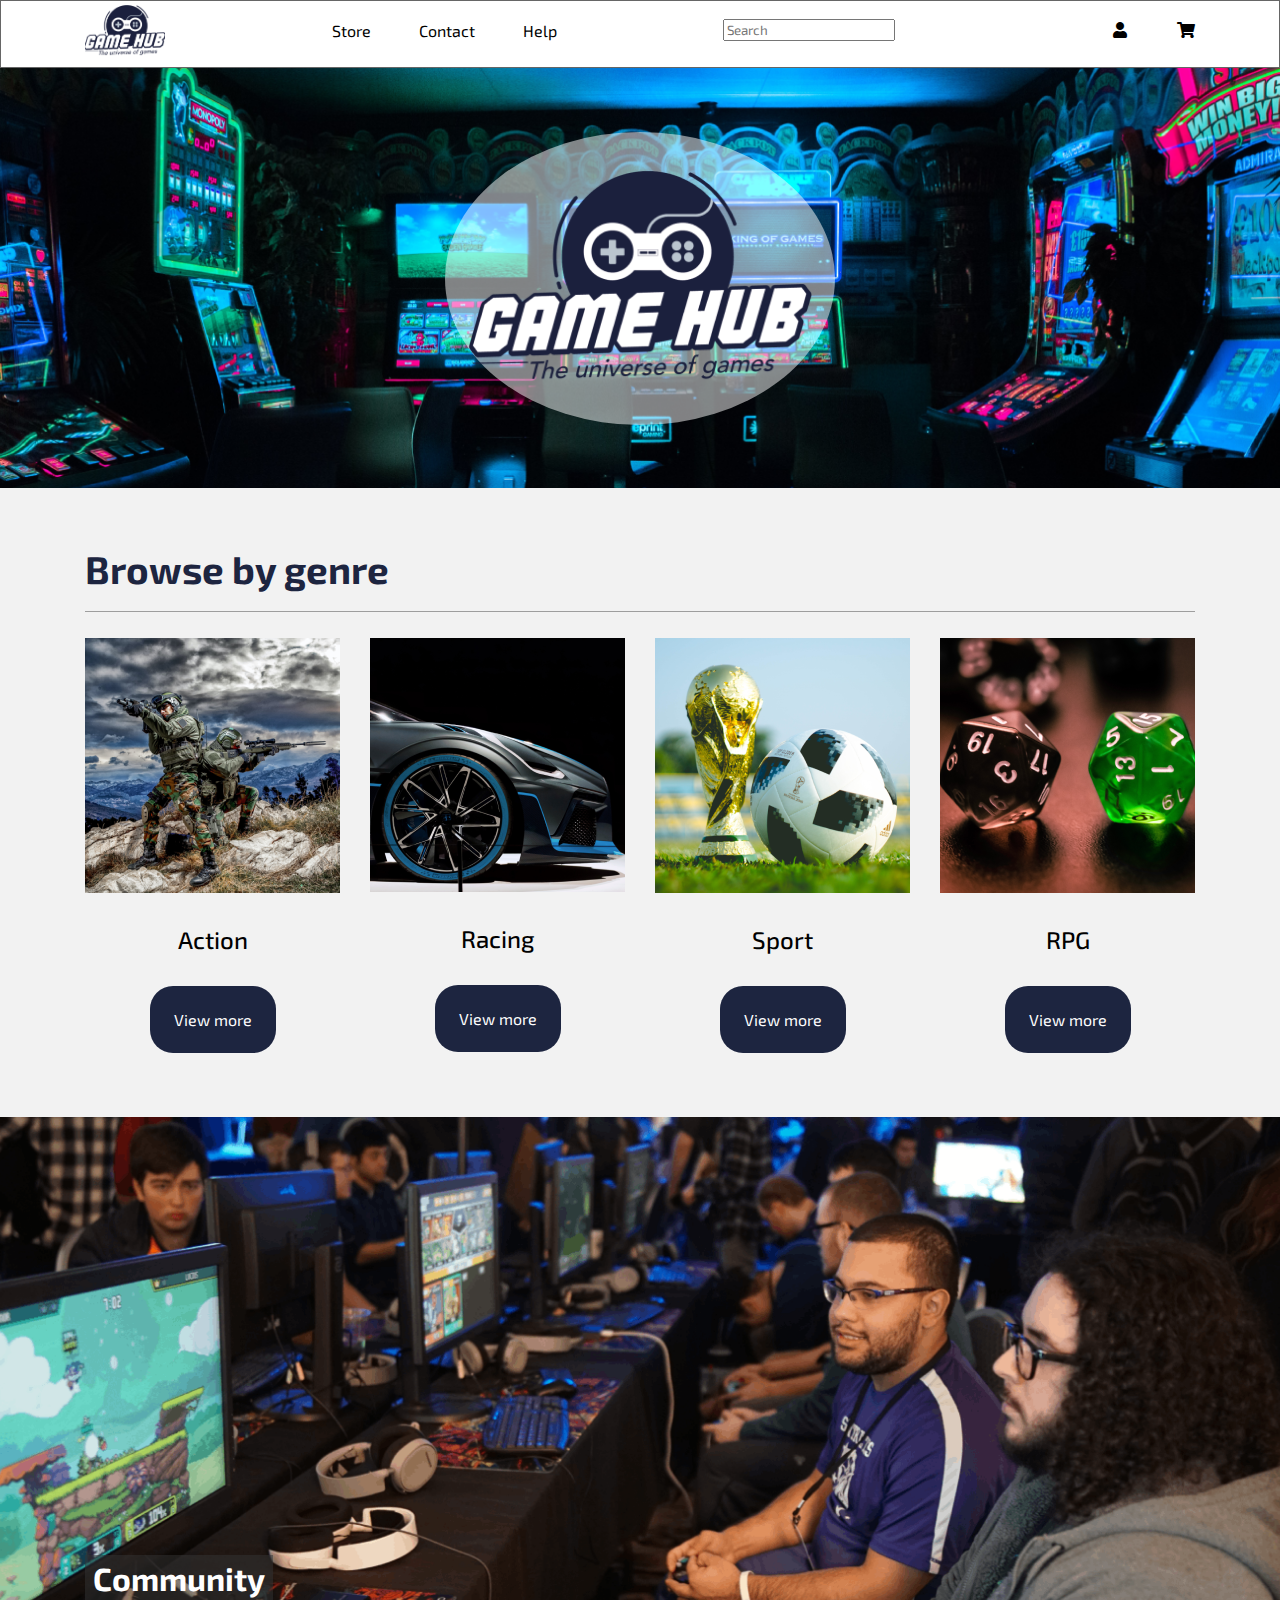
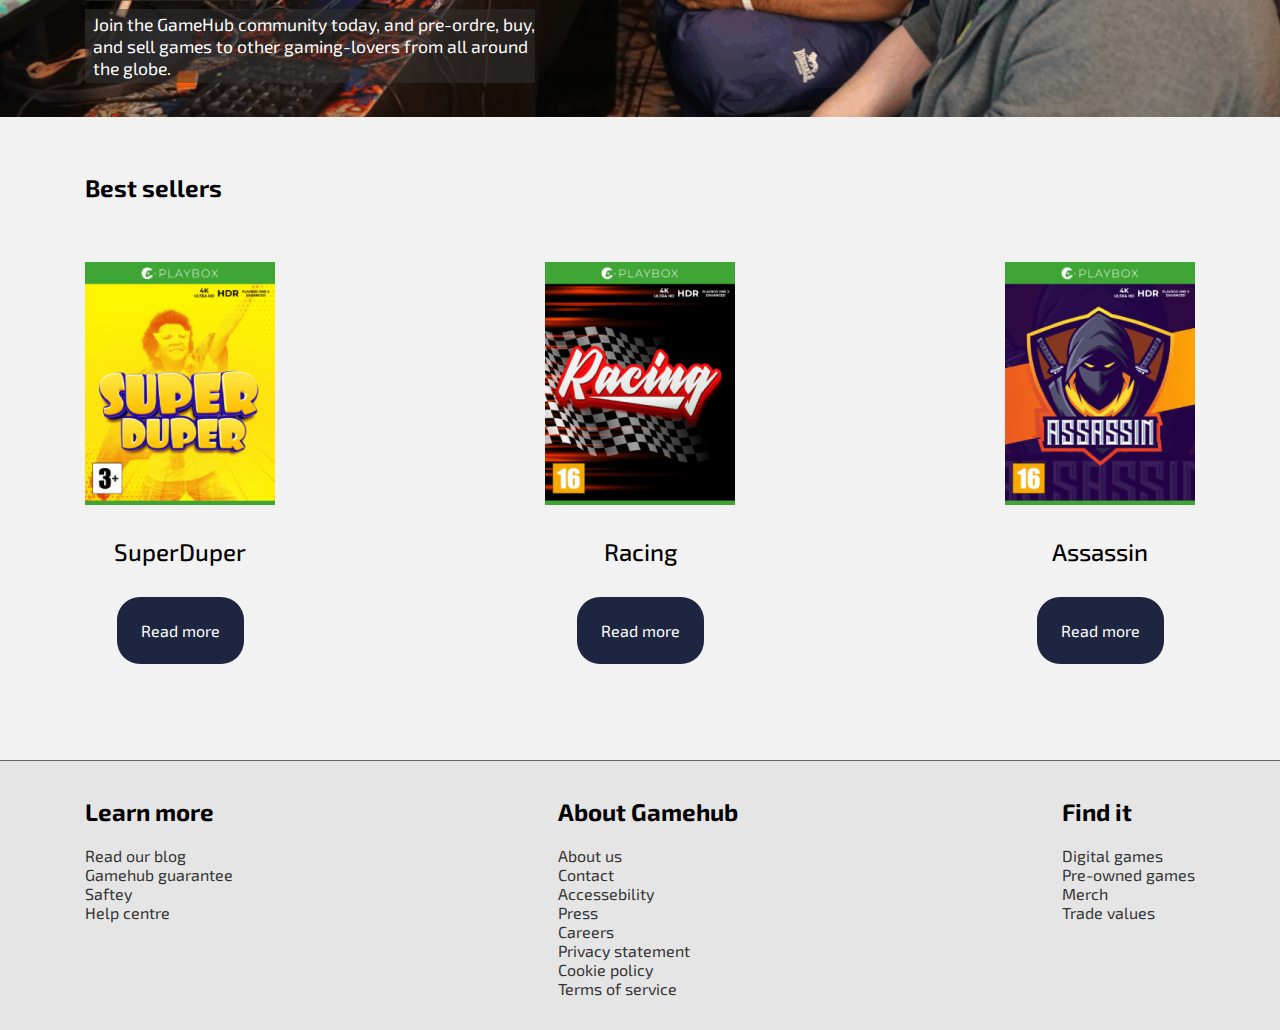
<file: index.html>
<!DOCTYPE html>
<html lang="en">
  <head>
    <meta charset="UTF-8" />
    <meta http-equiv="X-UA-Compatible" content="IE=edge" />
    <meta name="viewport" content="width=device-width, initial-scale=1.0" />
    <link rel="preconnect" href="https://fonts.googleapis.com" />
    <link rel="preconnect" href="https://fonts.gstatic.com" crossorigin />
    <link
      href="https://fonts.googleapis.com/css2?family=Exo+2:wght@300;400;700&display=swap"
      rel="stylesheet"
    />
    <link
      rel="stylesheet"
      href="https://cdnjs.cloudflare.com/ajax/libs/font-awesome/5.15.4/css/all.min.css"
      integrity="sha512-1ycn6IcaQQ40/MKBW2W4Rhis/DbILU74C1vSrLJxCq57o941Ym01SwNsOMqvEBFlcgUa6xLiPY/NS5R+E6ztJQ=="
      crossorigin="anonymous"
      referrerpolicy="no-referrer"
    />
    <link rel="stylesheet" href="./css/styles.css" />
    <title>Gamehub Homepage</title>
  </head>
  <body>
    <header class="header">
      <div class="header-content">
        <div class="header-section mobile-only">
          <label for="search-icon"> <i class="fas fa-search"></i> </label>
          <input type="checkbox" id="search-icon" />
          <div class="search-mobile">
            <input type="text" placeholder="Search" />
          </div>
        </div>
        <div class="header-section">
          <span class="logo">
            <a href="/"
              ><img src="./Images/GameHub_Logo 1.png" alt="gamehub logo" /></a
          ></span>
        </div>
        <div class="header-section desktop-only">
          <div class="dropdown">
            <label class="store-menu-label" for="store-menu">Store </label>
            <input id="store-menu" type="checkbox" />
            <ul class="dropdown-menu">
              <li>
                <a href="games.html#all">All games</a>
              </li>
              <li>
                <a href="games.html#new">New games</a>
              </li>
              <li>
                <a href="games.html#pre-owned">Pre-owned games</a>
              </li>
              <li>
                <a href="sell.html">Sell your games</a>
              </li>
            </ul>
          </div>
          <a href="contact.html">Contact</a>
          <a href="help.html">Help</a>
        </div>
        <div class="header-section desktop-only">
          <div class="search">
            <input type="text" placeholder="Search" />
          </div>
        </div>
        <div class="header-section">
          <a href="profile.html" class="profile desktop-only"
            ><i class="fas fa-user"></i
          ></a>
          <label class="hamburger-menu mobile-only"
            ><i class="fas fa-bars"></i
          ></label>
          <div class="hamburger-menu-dropdown">
            <input id="hamburger-menu" type="checkbox" />
            <ul class="app-navigation-drawer mobile-only">
              <h3>Menu</h3>
              <li><a href="profile.html">Profile</a></li>
              <li><a href="games.html#new">New games</a></li>
              <li><a href="games.html#pre-owned">Pre-owned games</a></li>
              <li><a href="games.html">All games</a></li>
              <li><a href="games.html#sale">Sale</a></li>
              <li><a href="games.html#sell">Sell your game</a></li>
              <h4>Support</h4>
              <li><a href="help.html">Help</a></li>
              <li><a href="contact.html">Contact</a></li>
            </ul>
          </div>

          <a href="shoppingcart.html" class="cart"
            ><i class="fas fa-shopping-cart"></i
          ></a>
        </div>
      </div>
    </header>
    <main>
      <div class="hero-banner">
        <div class="overlay"></div>
        <img src="/Images/Desktop-logo.png" alt="Gamehub" class="big-logo" />
      </div>
      <section class="section">
        <h1 class="main-title">Browse by genre</h1>
        <section class="container">
          <div class="genre">
            <img src="./Images/Genre1.png" alt="action" class="genre-image" />
            <div class="genre-content">
              <h4 class="genre-title">Action</h4>
              <a href="games.html#action" class="genre-button">View more</a>
            </div>
          </div>
          <div class="genre">
            <img src="./Images/Genre2.png" alt="racing" class="genre-image" />
            <div class="genre-content">
              <h4 class="genre-title">Racing</h4>
              <a href="games.html#racing" class="genre-button">View more</a>
            </div>
          </div>
          <div class="genre">
            <img src="./Images/Genre3.png" alt="sport" class="genre-image" />
            <div class="genre-content">
              <h4 class="genre-title">Sport</h4>
              <a href="games.html#sport" class="genre-button">View more</a>
            </div>
          </div>
          <div class="genre">
            <img src="./Images/Genre4.png" alt="rpg" class="genre-image" />
            <div class="genre-content">
              <h4 class="genre-title">RPG</h4>
              <a href="games.html#rpg" class="genre-button">View more</a>
            </div>
          </div>
        </section>
        <section class="container"></section>
      </section>
      <div class="community">
        <div class="community-content">
          <h2 class="community-header">Community</h2>
          <p class="community-text">
            Join the GameHub community today, and pre-ordre, buy, and sell games
            to other gaming-lovers from all around the globe.
          </p>
        </div>
      </div>
      <section class="section">
        <h2 class="game-heading">Best sellers</h2>
        <section class="container">
          <div class="game">
            <img
              src="./Images/Superduper.png"
              alt="superduper"
              class="game-image"
            />
            <div class="game-content">
              <h4 class="game-title">SuperDuper</h4>
              <a href="game-information.html#superduper" class="game-button"
                >Read more</a
              >
            </div>
          </div>
          <div class="game">
            <img src="./Images/Racing.png" alt="racing" class="game-image" />
            <div class="game-content">
              <h4 class="game-title">Racing</h4>
              <a href="game-information.html#racing" class="game-button"
                >Read more</a
              >
            </div>
          </div>
          <div class="game">
            <img
              src="./Images/Assassin.png"
              alt="assassin"
              class="game-image"
            />
            <div class="game-content">
              <h4 class="game-title">Assassin</h4>
              <a href="game-information.html#assassion" class="game-button"
                >Read more</a
              >
            </div>
          </div>
        </section>
      </section>
    </main>
    <footer class="footer">
      <div class="section2">
        <div class="container">
          <div class="learn-more">
            <h2 class="learn-more-header">Learn more</h2>
            <ul class="footer-links">
              <li><a href="blog.html">Read our blog</a></li>
              <li><a href="guarantee.html">Gamehub guarantee</a></li>
              <li><a href="saftey.html">Saftey</a></li>
              <li><a href="help.html">Help centre</a></li>
            </ul>
          </div>
          <div class="about-gamehub">
            <h2 class="about-gamehub-header">About Gamehub</h2>
            <ul class="footer-links">
              <li><a href="about.html">About us</a></li>
              <li><a href="contact.hmtl">Contact</a></li>
              <li><a href="accessebility.html">Accessebility</a></li>
              <li><a href="press.html">Press</a></li>
              <li><a href="careers.html">Careers</a></li>
              <li><a href="privacy.html">Privacy statement</a></li>
              <li><a href="cookie.html">Cookie policy</a></li>
              <li><a href="terms-of-service">Terms of service</a></li>
            </ul>
          </div>
          <div class="find-it">
            <h2 class="find-it-header">Find it</h2>
            <ul class="footer-links">
              <li><a href="games.html#digital-games">Digital games</a></li>
              <li><a href="games.html#pre-owned-games">Pre-owned games</a></li>
              <li><a href="merch.html">Merch</a></li>
              <li><a href="trade-values.html">Trade values</a></li>
            </ul>
          </div>
        </div>
      </div>
    </footer>
  </body>
</html>
</file>
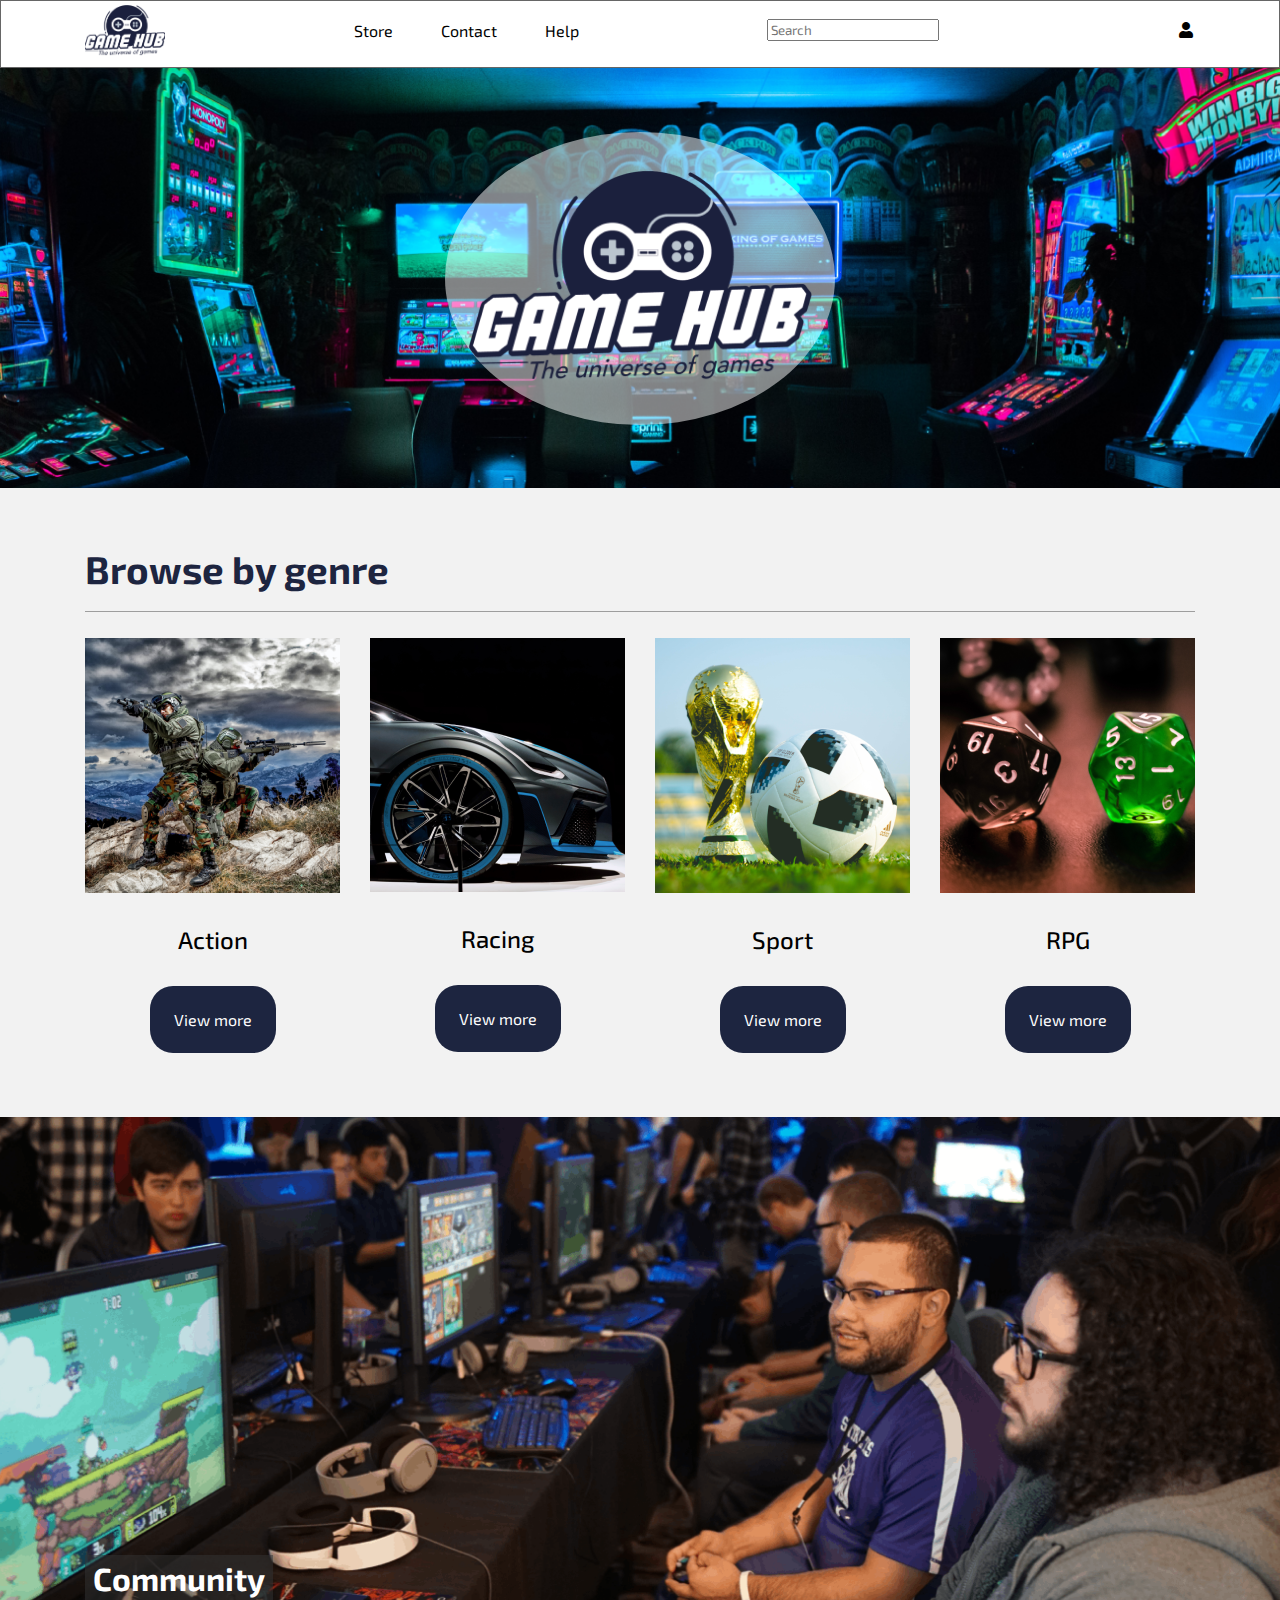
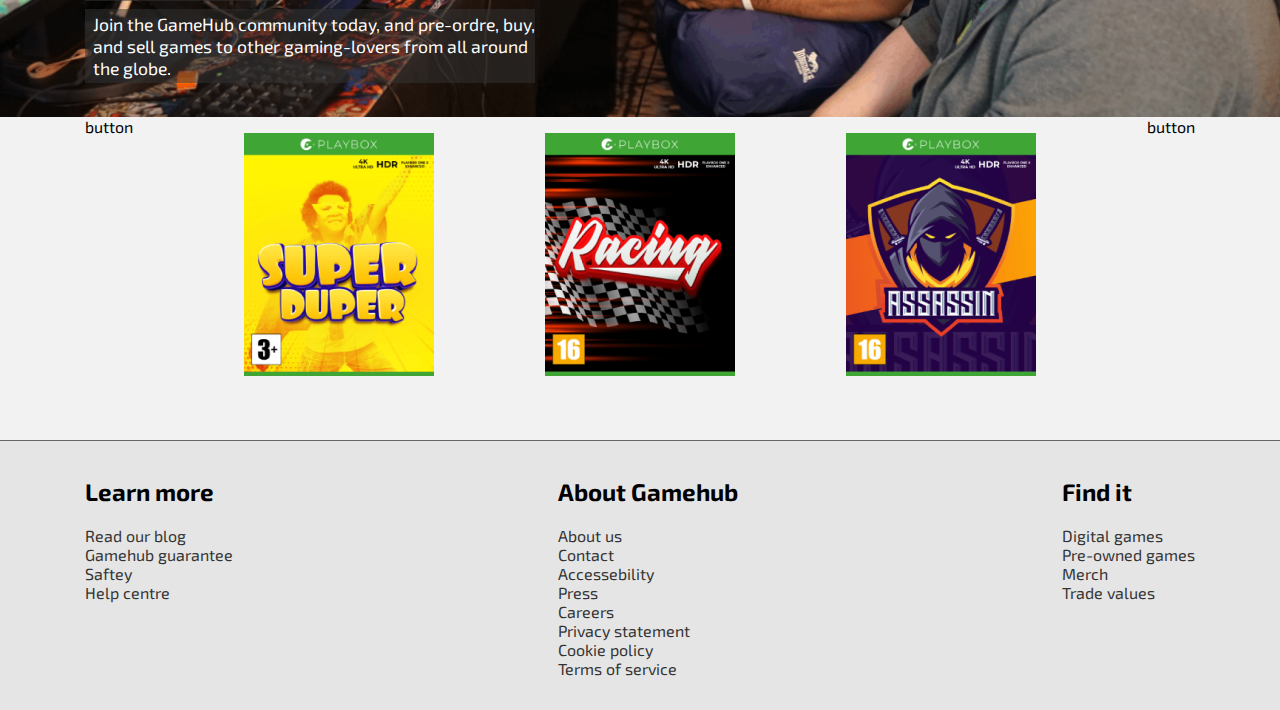
<file: backup-index.html>
<!DOCTYPE html>
<html lang="en">
  <head>
    <meta charset="UTF-8" />
    <meta http-equiv="X-UA-Compatible" content="IE=edge" />
    <meta name="viewport" content="width=device-width, initial-scale=1.0" />
    <link rel="preconnect" href="https://fonts.googleapis.com" />
    <link rel="preconnect" href="https://fonts.gstatic.com" crossorigin />
    <link
      href="https://fonts.googleapis.com/css2?family=Exo+2:wght@300;400;700&display=swap"
      rel="stylesheet"
    />
    <link
      rel="stylesheet"
      href="https://cdnjs.cloudflare.com/ajax/libs/font-awesome/5.15.4/css/all.min.css"
      integrity="sha512-1ycn6IcaQQ40/MKBW2W4Rhis/DbILU74C1vSrLJxCq57o941Ym01SwNsOMqvEBFlcgUa6xLiPY/NS5R+E6ztJQ=="
      crossorigin="anonymous"
      referrerpolicy="no-referrer"
    />
    <link rel="stylesheet" href="./css/styles.css" />
    <title>Gamehub Homepage</title>
  </head>
  <body>
    <header class="header">
      <div class="header-content">
        <div class="header-section mobile-only">
          <label for="search-icon"> <i class="fas fa-search"></i> </label>
          <input type="checkbox" id="search-icon" />
          <div class="search-mobile">
            <input type="text" placeholder="Search" />
          </div>
        </div>
        <div class="header-section">
          <span class="logo">
            <a href="/"
              ><img src="./Images/GameHub_Logo 1.png" alt="gamehub logo" /></a
          ></span>
        </div>
        <div class="header-section desktop-only">
          <div class="dropdown">
            <label class="store-menu-label" for="store-menu">Store </label>
            <input id="store-menu" type="checkbox" />
            <ul class="dropdown-menu">
              <li>
                <a href="games.html#all">All games</a>
              </li>
              <li>
                <a href="games.html#new">New games</a>
              </li>
              <li>
                <a href="games.html#pre-owned">Pre-owned games</a>
              </li>
              <li>
                <a href="sell.html">Sell your games</a>
              </li>
            </ul>
          </div>
          <a href="contact.html">Contact</a>
          <a href="help.html">Help</a>
        </div>
        <div class="header-section desktop-only">
          <div class="search">
            <input type="text" placeholder="Search" />
          </div>
        </div>
        <div class="header-section">
          <a href="profile.html" class="profile desktop-only"
            ><i class="fas fa-user"></i
          ></a>
          <label class="hamburger-menu mobile-only"
            ><i class="fas fa-bars"></i
          <a href="shoppingcart.html" class="cart"
            ><i class="fas fa-shopping-cart"></i
          ></a>
        </div>
      </div>
    </header>
    <main>
      <div class="hero-banner">
        <div class="overlay"></div>
        <img src="/Images/Desktop-logo.png" alt="Gamehub" class="big-logo" />
      </div>
      <section class="section">
        <h1 class="main-title">Browse by genre</h1>
        <section class="container">
          <div class="genre">
            <img src="./Images/Genre1.png" alt="action" class="genre-image" />
            <div class="genre-content">
              <h4 class="genre-title">Action</h4>
              <a href="https://vg.no" class="genre-button">View more</a>
            </div>
          </div>
          <div class="genre">
            <img src="./Images/Genre2.png" alt="racing" class="genre-image" />
            <div class="genre-content">
              <h4 class="genre-title">Racing</h4>
              <a href="https://vg.no" class="genre-button">View more</a>
            </div>
          </div>
          <div class="genre">
            <img src="./Images/Genre3.png" alt="sport" class="genre-image" />
            <div class="genre-content">
              <h4 class="genre-title">Sport</h4>
              <a href="https://vg.no" class="genre-button">View more</a>
            </div>
          </div>
          <div class="genre">
            <img src="./Images/Genre4.png" alt="rpg" class="genre-image" />
            <div class="genre-content">
              <h4 class="genre-title">RPG</h4>
              <a href="https://vg.no" class="genre-button">View more</a>
            </div>
          </div>
        </section>
        <section class="container"></section>
      </section>
      <div class="community">
        <div class="community-content">
          <h2 class="community-header">Community</h2>
          <p class="community-text">
            Join the GameHub community today, and pre-ordre, buy, and sell games
            to other gaming-lovers from all around the globe.
          </p>
        </div>
      </div>
      <section class="section">
        <section class="container">
          <div class="carusel">button</div>
          <div class="game">
            <img src="./Images/Superduper.png" alt="superduper" />
          </div>
          <div class="game">
            <img src="./Images/Racing.png" alt="racing" />
          </div>
          <div class="game">
            <img src="./Images/Assassin.png" alt="assassin" />
          </div>
          <div class="carusel">button</div>
        </section>
      </section>
    </main>
    <footer class="footer">
      <div class="section2">
        <div class="container">
          <div class="learn-more">
            <h2 class="learn-more-header">Learn more</h2>
            <ul class="footer-links">
              <li>Read our blog</li>
              <li>Gamehub guarantee</li>
              <li>Saftey</li>
              <li>Help centre</li>
            </ul>
          </div>
          <div class="about-gamehub">
            <h2 class="about-gamehub-header">About Gamehub</h2>
            <ul class="footer-links">
              <li>About us</li>
              <li>Contact</li>
              <li>Accessebility</li>
              <li>Press</li>
              <li>Careers</li>
              <li>Privacy statement</li>
              <li>Cookie policy</li>
              <li>Terms of service</li>
            </ul>
          </div>
          <div class="find-it">
            <h2 class="find-it-header">Find it</h2>
            <ul class="footer-links">
              <li>Digital games</li>
              <li>Pre-owned games</li>
              <li>Merch</li>
              <li>Trade values</li>
            </ul>
          </div>
        </div>
      </div>
    </footer>
  </body>
</html>
</file>
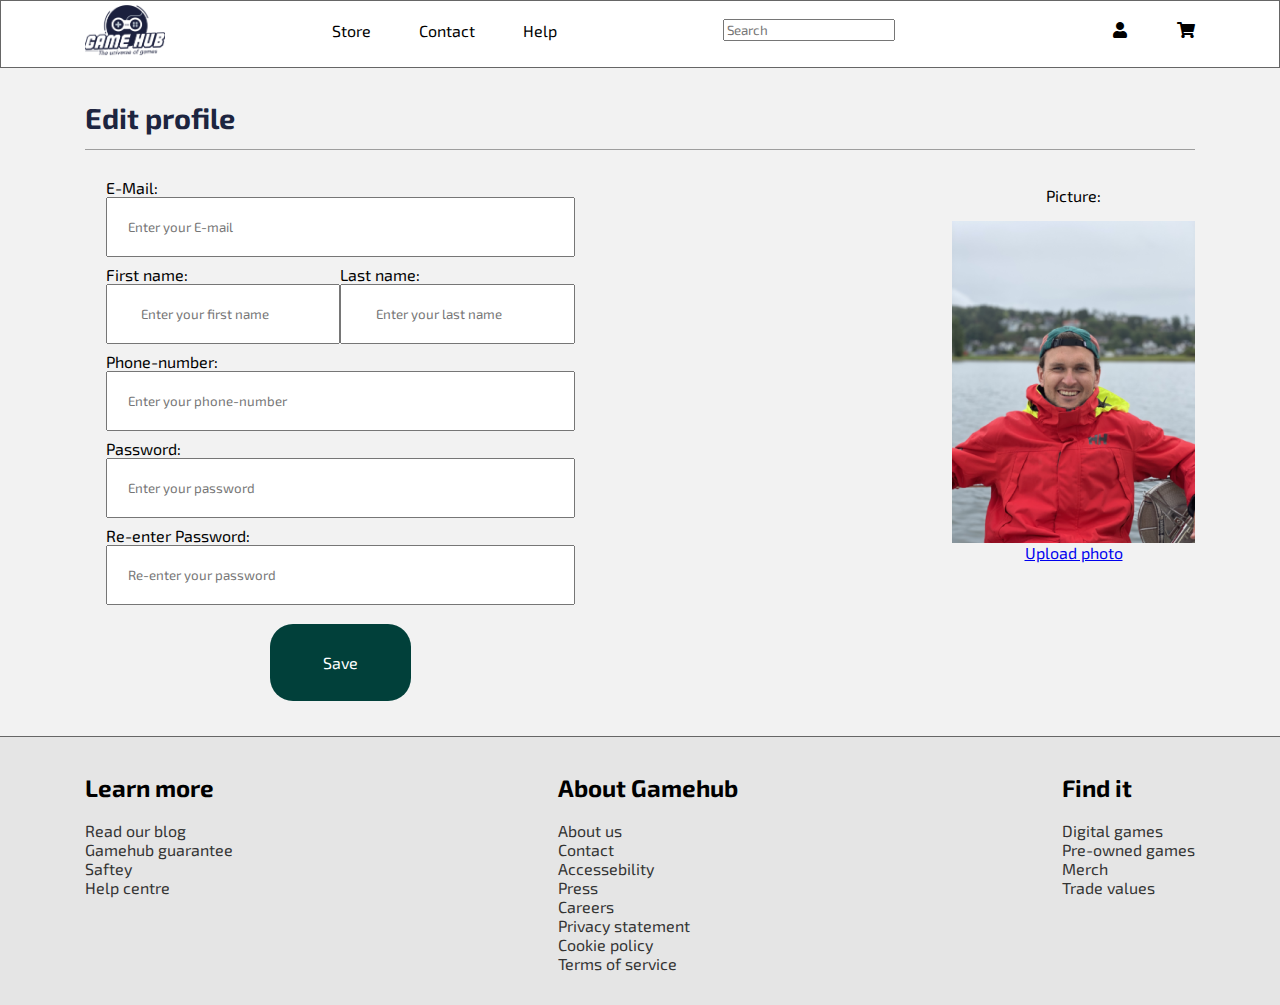
<file: edit-profile.html>
<!DOCTYPE html>
<html lang="en">
  <head>
    <meta charset="UTF-8" />
    <meta http-equiv="X-UA-Compatible" content="IE=edge" />
    <meta name="viewport" content="width=device-width, initial-scale=1.0" />
    <link rel="preconnect" href="https://fonts.googleapis.com" />
    <link rel="preconnect" href="https://fonts.gstatic.com" crossorigin />
    <link
      href="https://fonts.googleapis.com/css2?family=Exo+2:wght@300;400;700&display=swap"
      rel="stylesheet"
    />
    <link
      rel="stylesheet"
      href="https://cdnjs.cloudflare.com/ajax/libs/font-awesome/5.15.4/css/all.min.css"
      integrity="sha512-1ycn6IcaQQ40/MKBW2W4Rhis/DbILU74C1vSrLJxCq57o941Ym01SwNsOMqvEBFlcgUa6xLiPY/NS5R+E6ztJQ=="
      crossorigin="anonymous"
      referrerpolicy="no-referrer"
    />
    <link rel="stylesheet" href="./css/edit.profile.css" />
    <title>Signup</title>
  </head>
  <body>
    <header class="header">
      <div class="header-content">
        <div class="header-section mobile-only">
          <label for="search-icon"> <i class="fas fa-search"></i> </label>
          <input type="checkbox" id="search-icon" />
          <div class="search-mobile">
            <input type="text" placeholder="Search" />
          </div>
        </div>
        <div class="header-section">
          <span class="logo">
            <a href="/"
              ><img src="./Images/GameHub_Logo 1.png" alt="gamehub logo" /></a
          ></span>
        </div>
        <div class="header-section desktop-only">
          <div class="dropdown">
            <label class="store-menu-label" for="store-menu">Store </label>
            <input id="store-menu" type="checkbox" />
            <ul class="dropdown-menu">
              <li>
                <a href="games.html#all">All games</a>
              </li>
              <li>
                <a href="games.html#new">New games</a>
              </li>
              <li>
                <a href="games.html#pre-owned">Pre-owned games</a>
              </li>
              <li>
                <a href="sell.html">Sell your games</a>
              </li>
            </ul>
          </div>
          <a href="contact.html">Contact</a>
          <a href="help.html">Help</a>
        </div>
        <div class="header-section desktop-only">
          <div class="search">
            <input type="text" placeholder="Search" />
          </div>
        </div>
        <div class="header-section">
          <a href="profile.html" class="profile desktop-only"
            ><i class="fas fa-user"></i
          ></a>
          <label class="hamburger-menu mobile-only"
            ><i class="fas fa-bars"></i
          ></label>
          <div class="hamburger-menu-dropdown">
            <input id="hamburger-menu" type="checkbox" />
            <ul class="app-navigation-drawer mobile-only">
              <h3>Menu</h3>
              <li><a href="profile.html">Profile</a></li>
              <li><a href="games.html#new">New games</a></li>
              <li><a href="games.html#pre-owned">Pre-owned games</a></li>
              <li><a href="games.html">All games</a></li>
              <li><a href="games.html#sale">Sale</a></li>
              <li><a href="games.html#sell">Sell your game</a></li>
              <h4>Support</h4>
              <li><a href="help.html">Help</a></li>
              <li><a href="contact.html">Contact</a></li>
            </ul>
          </div>

          <a href="shoppingcart.html" class="cart"
            ><i class="fas fa-shopping-cart"></i
          ></a>
        </div>
      </div>
    </header>
    <main>
      <section class="section">
        <h1 class="main-title">Edit profile</h1>
        <div class="section-content">
          <div class="information profile-pic-container">
            <p class="title">Picture:</p>
            <div class="mobile-profile-pic"></div>
            <img
              src="./Images/profile-pic.png"
              alt="Profile picture"
              class="profile-pic"
            />
            <a href="#">Upload photo</a>
          </div>
          <div class="signup-form">
            <form action="POST">
              <div class="form-title">
                <label for="E-Mail">E-Mail:</label>
              </div>
              <input
                id="email"
                class="input-text"
                type="text"
                name="EMail"
                placeholder="Enter your E-mail"
              />
            </form>
            <div class="names">
              <form action="POST">
                <div class="form-title">
                  <label for="FirstName">First name:</label>
                </div>
                <input
                  type="text"
                  name="FirstName"
                  id="firstname"
                  class="input-text-name"
                  placeholder="Enter your first name"
                />
              </form>
              <form action="POST">
                <div class="form-title">
                  <label for="LastName">Last name:</label>
                </div>
                <input
                  type="text"
                  name="LastName"
                  id="lastname"
                  class="input-text-name"
                  placeholder="Enter your last name"
                />
              </form>
            </div>
            <form action="POST">
              <div class="form-title">
                <label for="Phone">Phone-number:</label>
              </div>
              <input
                type="text"
                name="Phone"
                id="phone"
                class="input-text"
                placeholder="Enter your phone-number"
              />
            </form>
            <form action="POST">
              <div class="form-title">
                <label for="Password">Password:</label>
              </div>
              <input
                type="text"
                name="Password"
                id="password"
                class="input-text"
                placeholder="Enter your password"
              />
            </form>
            <form action="POST">
              <div class="form-title">
                <label for="Password-reenter">Re-enter Password:</label>
              </div>
              <input
                type="text"
                name="Password-reenter"
                id="password-reenter"
                class="input-text"
                placeholder="Re-enter your password"
              />
            </form>
            <div class="button-container">
              <a href="profile.html" class="button">Save</a>
            </div>
          </div>
        </div>
      </section>
    </main>
    <footer class="footer">
      <div class="section2">
        <div class="container">
          <div class="learn-more">
            <h2 class="learn-more-header">Learn more</h2>
            <ul class="footer-links">
              <li><a href="blog.html">Read our blog</a></li>
              <li><a href="guarantee.html">Gamehub guarantee</a></li>
              <li><a href="saftey.html">Saftey</a></li>
              <li><a href="help.html">Help centre</a></li>
            </ul>
          </div>
          <div class="about-gamehub">
            <h2 class="about-gamehub-header">About Gamehub</h2>
            <ul class="footer-links">
              <li><a href="about.html">About us</a></li>
              <li><a href="contact.hmtl">Contact</a></li>
              <li><a href="accessebility.html">Accessebility</a></li>
              <li><a href="press.html">Press</a></li>
              <li><a href="careers.html">Careers</a></li>
              <li><a href="privacy.html">Privacy statement</a></li>
              <li><a href="cookie.html">Cookie policy</a></li>
              <li><a href="terms-of-service">Terms of service</a></li>
            </ul>
          </div>
          <div class="find-it">
            <h2 class="find-it-header">Find it</h2>
            <ul class="footer-links">
              <li><a href="games.html#digital-games">Digital games</a></li>
              <li><a href="games.html#pre-owned-games">Pre-owned games</a></li>
              <li><a href="merch.html">Merch</a></li>
              <li><a href="trade-values.html">Trade values</a></li>
            </ul>
          </div>
        </div>
      </div>
    </footer>
  </body>
</html>
</file>
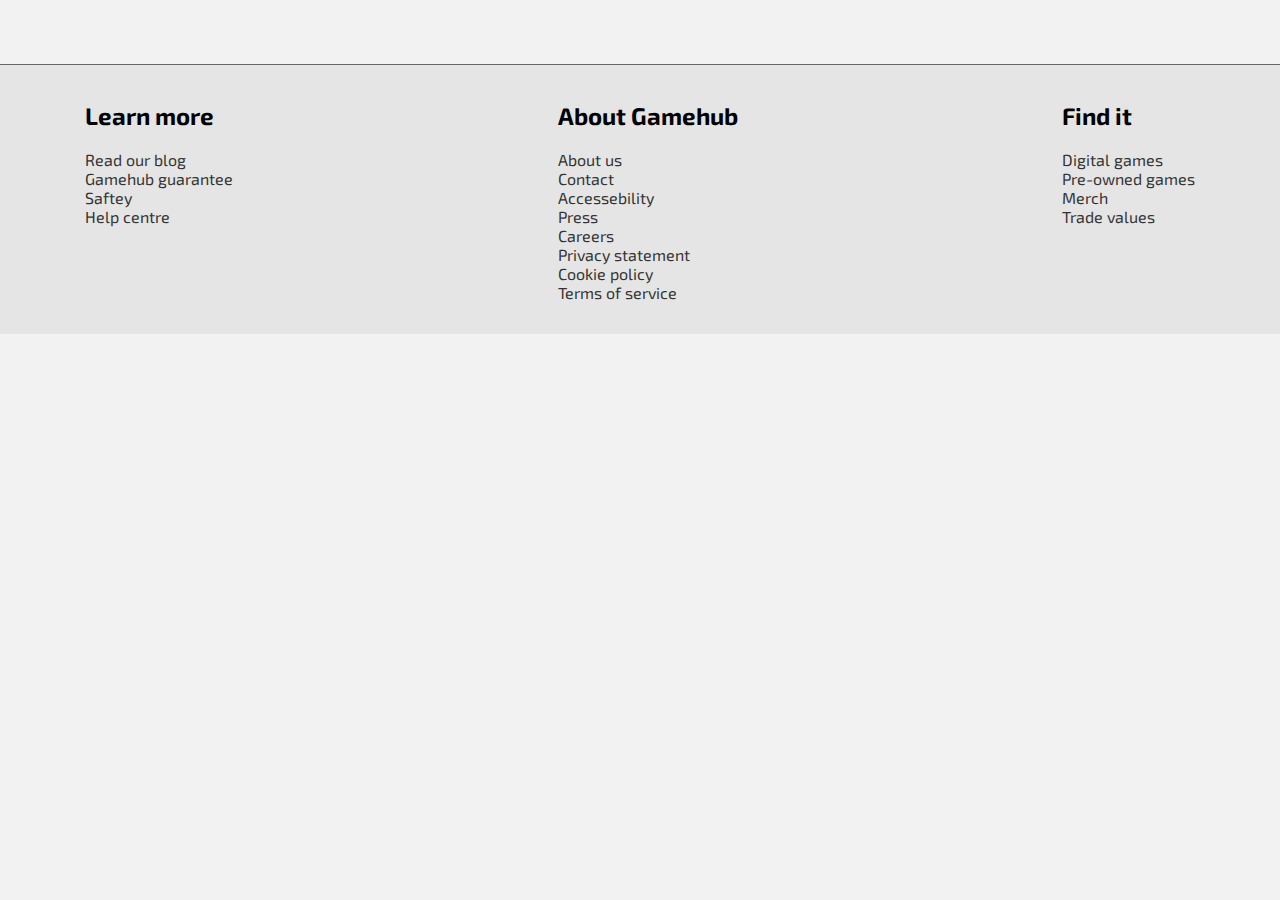
<file: footer.html>
<!DOCTYPE html>
<html lang="en">
  <head>
    <meta charset="UTF-8" />
    <meta http-equiv="X-UA-Compatible" content="IE=edge" />
    <meta name="viewport" content="width=device-width, initial-scale=1.0" />
    <link rel="preconnect" href="https://fonts.googleapis.com" />
    <link rel="preconnect" href="https://fonts.gstatic.com" crossorigin />
    <link
      href="https://fonts.googleapis.com/css2?family=Exo+2:wght@300;400;700&display=swap"
      rel="stylesheet"
    />
    <link
      rel="stylesheet"
      href="https://cdnjs.cloudflare.com/ajax/libs/font-awesome/5.15.4/css/all.min.css"
      integrity="sha512-1ycn6IcaQQ40/MKBW2W4Rhis/DbILU74C1vSrLJxCq57o941Ym01SwNsOMqvEBFlcgUa6xLiPY/NS5R+E6ztJQ=="
      crossorigin="anonymous"
      referrerpolicy="no-referrer"
    />
    <link rel="stylesheet" href="./css/footer.css" />
    <title>footer</title>
  </head>
  <body>
    <footer class="footer">
      <div class="section2">
        <div class="container">
          <div class="learn-more">
            <h2 class="learn-more-header">Learn more</h2>
            <ul class="footer-links">
              <li><a href="blog.html">Read our blog</a></li>
              <li><a href="guarantee.html">Gamehub guarantee</a></li>
              <li><a href="saftey.html">Saftey</a></li>
              <li><a href="help.html">Help centre</a></li>
            </ul>
          </div>
          <div class="about-gamehub">
            <h2 class="about-gamehub-header">About Gamehub</h2>
            <ul class="footer-links">
              <li><a href="about.html">About us</a></li>
              <li><a href="contact.hmtl">Contact</a></li>
              <li><a href="accessebility.html">Accessebility</a></li>
              <li><a href="press.html">Press</a></li>
              <li><a href="careers.html">Careers</a></li>
              <li><a href="privacy.html">Privacy statement</a></li>
              <li><a href="cookie.html">Cookie policy</a></li>
              <li><a href="terms-of-service">Terms of service</a></li>
            </ul>
          </div>
          <div class="find-it">
            <h2 class="find-it-header">Find it</h2>
            <ul class="footer-links">
              <li><a href="games.html#digital-games">Digital games</a></li>
              <li><a href="games.html#pre-owned-games">Pre-owned games</a></li>
              <li><a href="merch.html">Merch</a></li>
              <li><a href="trade-values.html">Trade values</a></li>
            </ul>
          </div>
        </div>
      </div>
    </footer>
  </body>
</html>
</file>
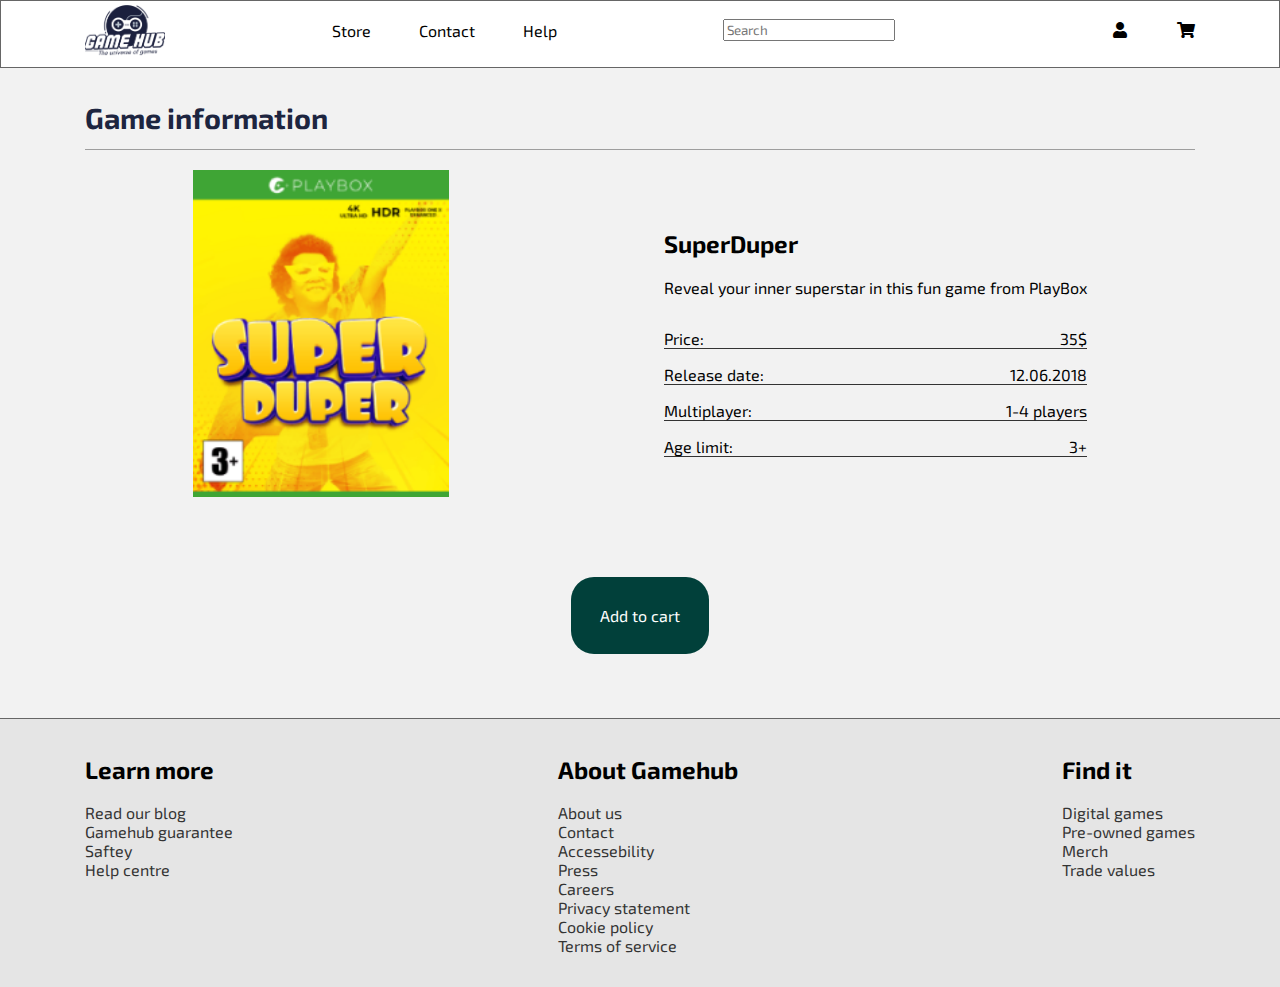
<file: game-information.html>
<!DOCTYPE html>
<html lang="en">
  <head>
    <meta charset="UTF-8" />
    <meta http-equiv="X-UA-Compatible" content="IE=edge" />
    <meta name="viewport" content="width=device-width, initial-scale=1.0" />
    <link rel="preconnect" href="https://fonts.googleapis.com" />
    <link rel="preconnect" href="https://fonts.gstatic.com" crossorigin />
    <link
      href="https://fonts.googleapis.com/css2?family=Exo+2:wght@300;400;700&display=swap"
      rel="stylesheet"
    />
    <link
      rel="stylesheet"
      href="https://cdnjs.cloudflare.com/ajax/libs/font-awesome/5.15.4/css/all.min.css"
      integrity="sha512-1ycn6IcaQQ40/MKBW2W4Rhis/DbILU74C1vSrLJxCq57o941Ym01SwNsOMqvEBFlcgUa6xLiPY/NS5R+E6ztJQ=="
      crossorigin="anonymous"
      referrerpolicy="no-referrer"
    />
    <link rel="stylesheet" href="./css/game-information.css" />
    <title>Game information</title>
  </head>
  <body>
    <header class="header">
      <div class="header-content">
        <div class="header-section mobile-only">
          <label for="search-icon"> <i class="fas fa-search"></i> </label>
          <input type="checkbox" id="search-icon" />
          <div class="search-mobile">
            <input type="text" placeholder="Search" />
          </div>
        </div>
        <div class="header-section">
          <span class="logo">
            <a href="/"
              ><img src="./Images/GameHub_Logo 1.png" alt="gamehub logo" /></a
          ></span>
        </div>
        <div class="header-section desktop-only">
          <div class="dropdown">
            <label class="store-menu-label" for="store-menu">Store </label>
            <input id="store-menu" type="checkbox" />
            <ul class="dropdown-menu">
              <li>
                <a href="games.html#all">All games</a>
              </li>
              <li>
                <a href="games.html#new">New games</a>
              </li>
              <li>
                <a href="games.html#pre-owned">Pre-owned games</a>
              </li>
              <li>
                <a href="sell.html">Sell your games</a>
              </li>
            </ul>
          </div>
          <a href="contact.html">Contact</a>
          <a href="help.html">Help</a>
        </div>
        <div class="header-section desktop-only">
          <div class="search">
            <input type="text" placeholder="Search" />
          </div>
        </div>
        <div class="header-section">
          <a href="profile.html" class="profile desktop-only"
            ><i class="fas fa-user"></i
          ></a>
          <label class="hamburger-menu mobile-only"
            ><i class="fas fa-bars"></i
          ></label>
          <div class="hamburger-menu-dropdown">
            <input id="hamburger-menu" type="checkbox" />
            <ul class="app-navigation-drawer mobile-only">
              <h3>Menu</h3>
              <li><a href="profile.html">Profile</a></li>
              <li><a href="games.html#new">New games</a></li>
              <li><a href="games.html#pre-owned">Pre-owned games</a></li>
              <li><a href="games.html">All games</a></li>
              <li><a href="games.html#sale">Sale</a></li>
              <li><a href="games.html#sell">Sell your game</a></li>
              <h4>Support</h4>
              <li><a href="help.html">Help</a></li>
              <li><a href="contact.html">Contact</a></li>
            </ul>
          </div>

          <a href="shoppingcart.html" class="cart"
            ><i class="fas fa-shopping-cart"></i
          ></a>
        </div>
      </div>
    </header>
    <main>
      <section class="section">
        <h1 class="main-title">Game information</h1>
        <div class="game">
          <img
            src="./Images/Superduper.png"
            alt="Super duper"
            class="game-image"
          />
          <div class="game-content">
            <h2 class="game-title">SuperDuper</h2>
            <p class="game-information">
              Reveal your inner superstar in this fun game from PlayBox
            </p>
            <div class="game-sellingpoints">
              <span> Price: </span> <span> 35$ </span>
            </div>
            <div class="game-sellingpoints">
              <span> Release date: </span> <span> 12.06.2018 </span>
            </div>
            <div class="game-sellingpoints">
              <span> Multiplayer: </span> <span> 1-4 players</span>
            </div>
            <div class="game-sellingpoints">
              <span> Age limit: </span> <span> 3+ </span>
            </div>
          </div>
        </div>
        <div class="button">
          <a href="#" class="add-to-cart-button">Add to cart</a>
        </div>
      </section>
    </main>
    <footer class="footer">
      <div class="section2">
        <div class="container">
          <div class="learn-more">
            <h2 class="learn-more-header">Learn more</h2>
            <ul class="footer-links">
              <li><a href="blog.html">Read our blog</a></li>
              <li><a href="guarantee.html">Gamehub guarantee</a></li>
              <li><a href="saftey.html">Saftey</a></li>
              <li><a href="help.html">Help centre</a></li>
            </ul>
          </div>
          <div class="about-gamehub">
            <h2 class="about-gamehub-header">About Gamehub</h2>
            <ul class="footer-links">
              <li><a href="about.html">About us</a></li>
              <li><a href="contact.hmtl">Contact</a></li>
              <li><a href="accessebility.html">Accessebility</a></li>
              <li><a href="press.html">Press</a></li>
              <li><a href="careers.html">Careers</a></li>
              <li><a href="privacy.html">Privacy statement</a></li>
              <li><a href="cookie.html">Cookie policy</a></li>
              <li><a href="terms-of-service">Terms of service</a></li>
            </ul>
          </div>
          <div class="find-it">
            <h2 class="find-it-header">Find it</h2>
            <ul class="footer-links">
              <li><a href="games.html#digital-games">Digital games</a></li>
              <li><a href="games.html#pre-owned-games">Pre-owned games</a></li>
              <li><a href="merch.html">Merch</a></li>
              <li><a href="trade-values.html">Trade values</a></li>
            </ul>
          </div>
        </div>
      </div>
    </footer>
  </body>
</html>
</file>
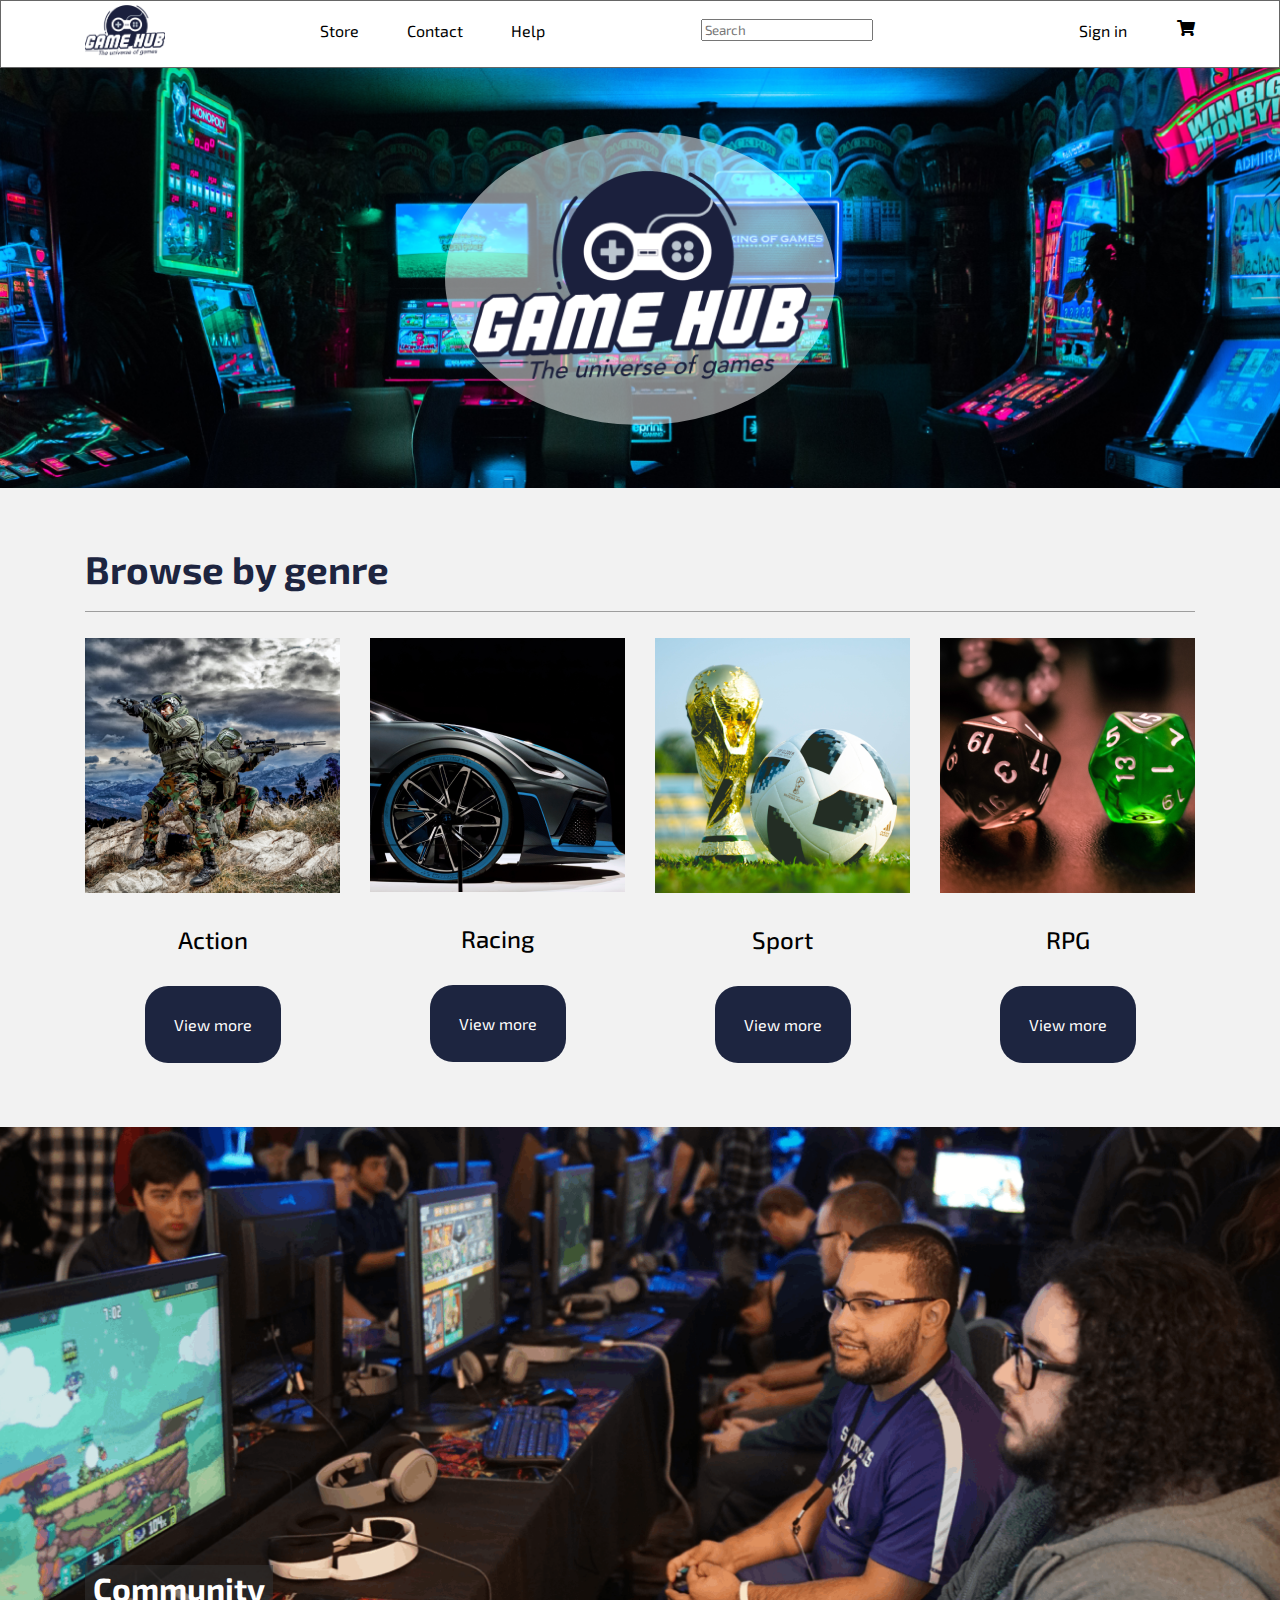
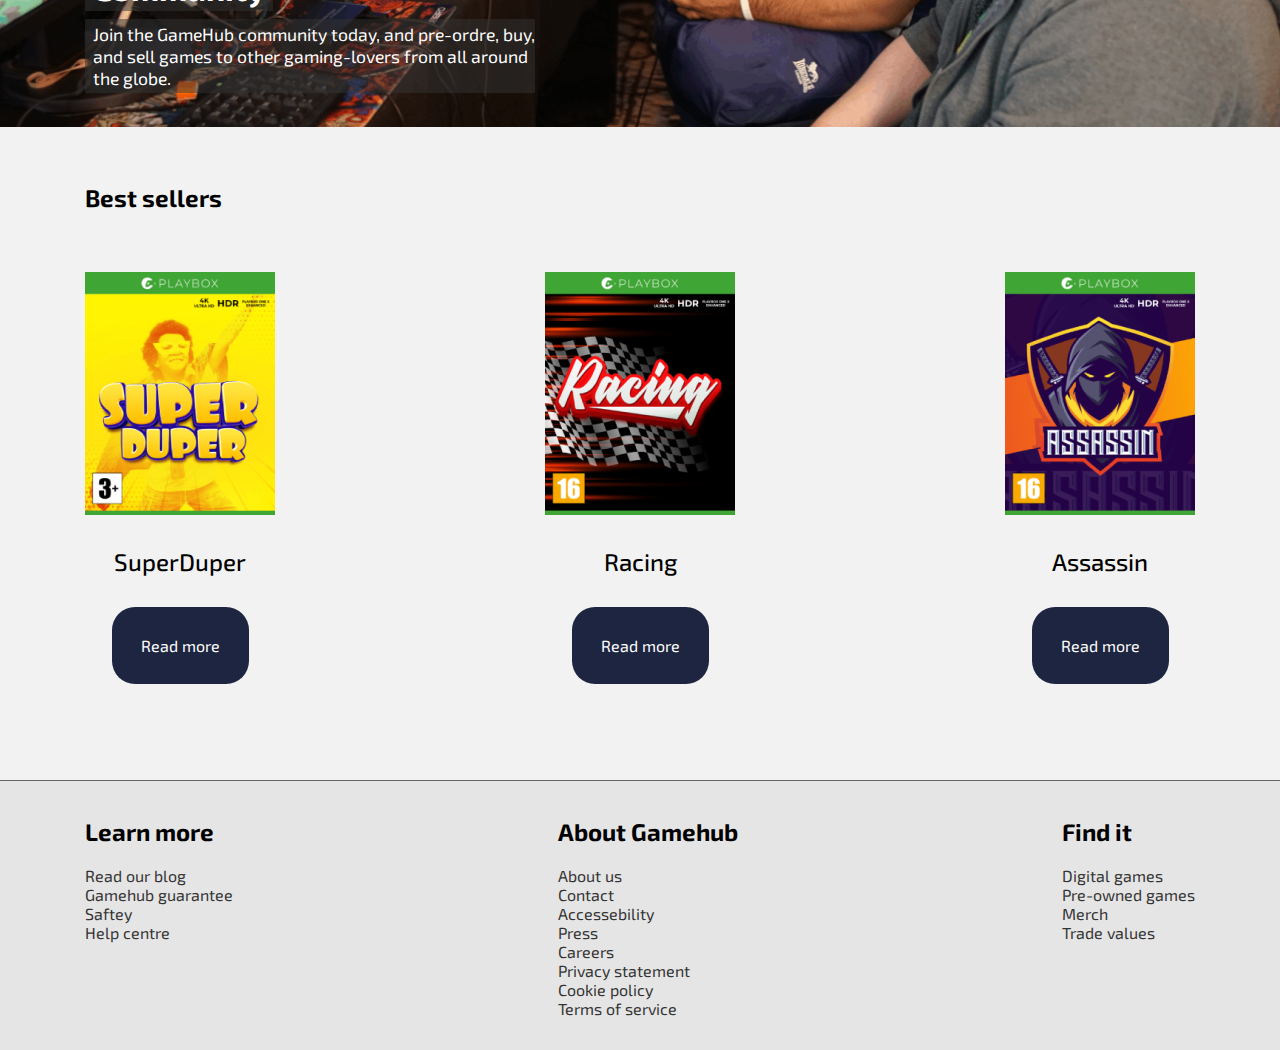
<file: presignin.html>
<!DOCTYPE html>
<html lang="en">
  <head>
    <meta charset="UTF-8" />
    <meta http-equiv="X-UA-Compatible" content="IE=edge" />
    <meta name="viewport" content="width=device-width, initial-scale=1.0" />
    <link rel="preconnect" href="https://fonts.googleapis.com" />
    <link rel="preconnect" href="https://fonts.gstatic.com" crossorigin />
    <link
      href="https://fonts.googleapis.com/css2?family=Exo+2:wght@300;400;700&display=swap"
      rel="stylesheet"
    />
    <link
      rel="stylesheet"
      href="https://cdnjs.cloudflare.com/ajax/libs/font-awesome/5.15.4/css/all.min.css"
      integrity="sha512-1ycn6IcaQQ40/MKBW2W4Rhis/DbILU74C1vSrLJxCq57o941Ym01SwNsOMqvEBFlcgUa6xLiPY/NS5R+E6ztJQ=="
      crossorigin="anonymous"
      referrerpolicy="no-referrer"
    />
    <link rel="stylesheet" href="./css/presignin.css" />
    <title>Gamehub Homepage</title>
  </head>
  <body>
    <header class="header">
      <div class="header-content">
        <div class="header-section mobile-only">
          <label for="search-icon"> <i class="fas fa-search"></i> </label>
          <input type="checkbox" id="search-icon" />
          <div class="search-mobile">
            <input type="text" placeholder="Search" />
          </div>
        </div>
        <div class="header-section">
          <span class="logo">
            <a href="/"
              ><img src="./Images/GameHub_Logo 1.png" alt="gamehub logo" /></a
          ></span>
        </div>
        <div class="header-section desktop-only">
          <div class="dropdown">
            <label class="store-menu-label" for="store-menu">Store </label>
            <input id="store-menu" type="checkbox" />
            <ul class="dropdown-menu">
              <li>
                <a href="games.html#all">All games</a>
              </li>
              <li>
                <a href="games.html#new">New games</a>
              </li>
              <li>
                <a href="games.html#pre-owned">Pre-owned games</a>
              </li>
              <li>
                <a href="sell.html">Sell your games</a>
              </li>
            </ul>
          </div>
          <a href="contact.html">Contact</a>
          <a href="help.html">Help</a>
        </div>
        <div class="header-section desktop-only">
          <div class="search">
            <input type="text" placeholder="Search" />
          </div>
        </div>
        <div class="header-section">
          <a href="signup.html" class="profile desktop-only">Sign in</a>
          <label class="hamburger-menu mobile-only"
            ><i class="fas fa-bars"></i
          ></label>
          <div class="hamburger-menu-dropdown">
            <input id="hamburger-menu" type="checkbox" />
            <ul class="app-navigation-drawer mobile-only">
              <h3>Menu</h3>
              <li>
                <a href="signup.html" class="signin-button">Sign in</a>
              </li>
              <li><a href="games.html#new">New games</a></li>
              <li><a href="games.html#pre-owned">Pre-owned games</a></li>
              <li><a href="games.html">All games</a></li>
              <li><a href="games.html#sale">Sale</a></li>
              <li><a href="games.html#sell">Sell your game</a></li>
              <h4>Support</h4>
              <li><a href="help.html">Help</a></li>
              <li><a href="contact.html">Contact</a></li>
            </ul>
          </div>

          <a href="shoppingcart.html" class="cart"
            ><i class="fas fa-shopping-cart"></i
          ></a>
        </div>
      </div>
    </header>
    <main>
      <div class="hero-banner">
        <div class="overlay"></div>
        <img src="/Images/Desktop-logo.png" alt="Gamehub" class="big-logo" />
      </div>
      <section class="section">
        <h1 class="main-title">Browse by genre</h1>
        <section class="container">
          <div class="genre">
            <img src="./Images/Genre1.png" alt="action" class="genre-image" />
            <div class="genre-content">
              <h4 class="genre-title">Action</h4>
              <a href="games.html#action" class="genre-button">View more</a>
            </div>
          </div>
          <div class="genre">
            <img src="./Images/Genre2.png" alt="racing" class="genre-image" />
            <div class="genre-content">
              <h4 class="genre-title">Racing</h4>
              <a href="games.html#racing" class="genre-button">View more</a>
            </div>
          </div>
          <div class="genre">
            <img src="./Images/Genre3.png" alt="sport" class="genre-image" />
            <div class="genre-content">
              <h4 class="genre-title">Sport</h4>
              <a href="games.html#sport" class="genre-button">View more</a>
            </div>
          </div>
          <div class="genre">
            <img src="./Images/Genre4.png" alt="rpg" class="genre-image" />
            <div class="genre-content">
              <h4 class="genre-title">RPG</h4>
              <a href="games.html#rpg" class="genre-button">View more</a>
            </div>
          </div>
        </section>
        <section class="container"></section>
      </section>
      <div class="community">
        <div class="community-content">
          <h2 class="community-header">Community</h2>
          <p class="community-text">
            Join the GameHub community today, and pre-ordre, buy, and sell games
            to other gaming-lovers from all around the globe.
          </p>
        </div>
      </div>
      <section class="section">
        <h2 class="game-heading">Best sellers</h2>
        <section class="container">
          <div class="game">
            <img
              src="./Images/Superduper.png"
              alt="superduper"
              class="game-image"
            />
            <div class="game-content">
              <h4 class="game-title">SuperDuper</h4>
              <a href="game-information.html#superduper" class="game-button"
                >Read more</a
              >
            </div>
          </div>
          <div class="game">
            <img src="./Images/Racing.png" alt="racing" class="game-image" />
            <div class="game-content">
              <h4 class="game-title">Racing</h4>
              <a href="game-information.html#racing" class="game-button"
                >Read more</a
              >
            </div>
          </div>
          <div class="game">
            <img
              src="./Images/Assassin.png"
              alt="assassin"
              class="game-image"
            />
            <div class="game-content">
              <h4 class="game-title">Assassin</h4>
              <a href="game-information.html#assassion" class="game-button"
                >Read more</a
              >
            </div>
          </div>
        </section>
      </section>
    </main>
    <footer class="footer">
      <div class="section2">
        <div class="container">
          <div class="learn-more">
            <h2 class="learn-more-header">Learn more</h2>
            <ul class="footer-links">
              <li><a href="blog.html">Read our blog</a></li>
              <li><a href="guarantee.html">Gamehub guarantee</a></li>
              <li><a href="saftey.html">Saftey</a></li>
              <li><a href="help.html">Help centre</a></li>
            </ul>
          </div>
          <div class="about-gamehub">
            <h2 class="about-gamehub-header">About Gamehub</h2>
            <ul class="footer-links">
              <li><a href="about.html">About us</a></li>
              <li><a href="contact.hmtl">Contact</a></li>
              <li><a href="accessebility.html">Accessebility</a></li>
              <li><a href="press.html">Press</a></li>
              <li><a href="careers.html">Careers</a></li>
              <li><a href="privacy.html">Privacy statement</a></li>
              <li><a href="cookie.html">Cookie policy</a></li>
              <li><a href="terms-of-service">Terms of service</a></li>
            </ul>
          </div>
          <div class="find-it">
            <h2 class="find-it-header">Find it</h2>
            <ul class="footer-links">
              <li><a href="games.html#digital-games">Digital games</a></li>
              <li><a href="games.html#pre-owned-games">Pre-owned games</a></li>
              <li><a href="merch.html">Merch</a></li>
              <li><a href="trade-values.html">Trade values</a></li>
            </ul>
          </div>
        </div>
      </div>
    </footer>
  </body>
</html>
</file>
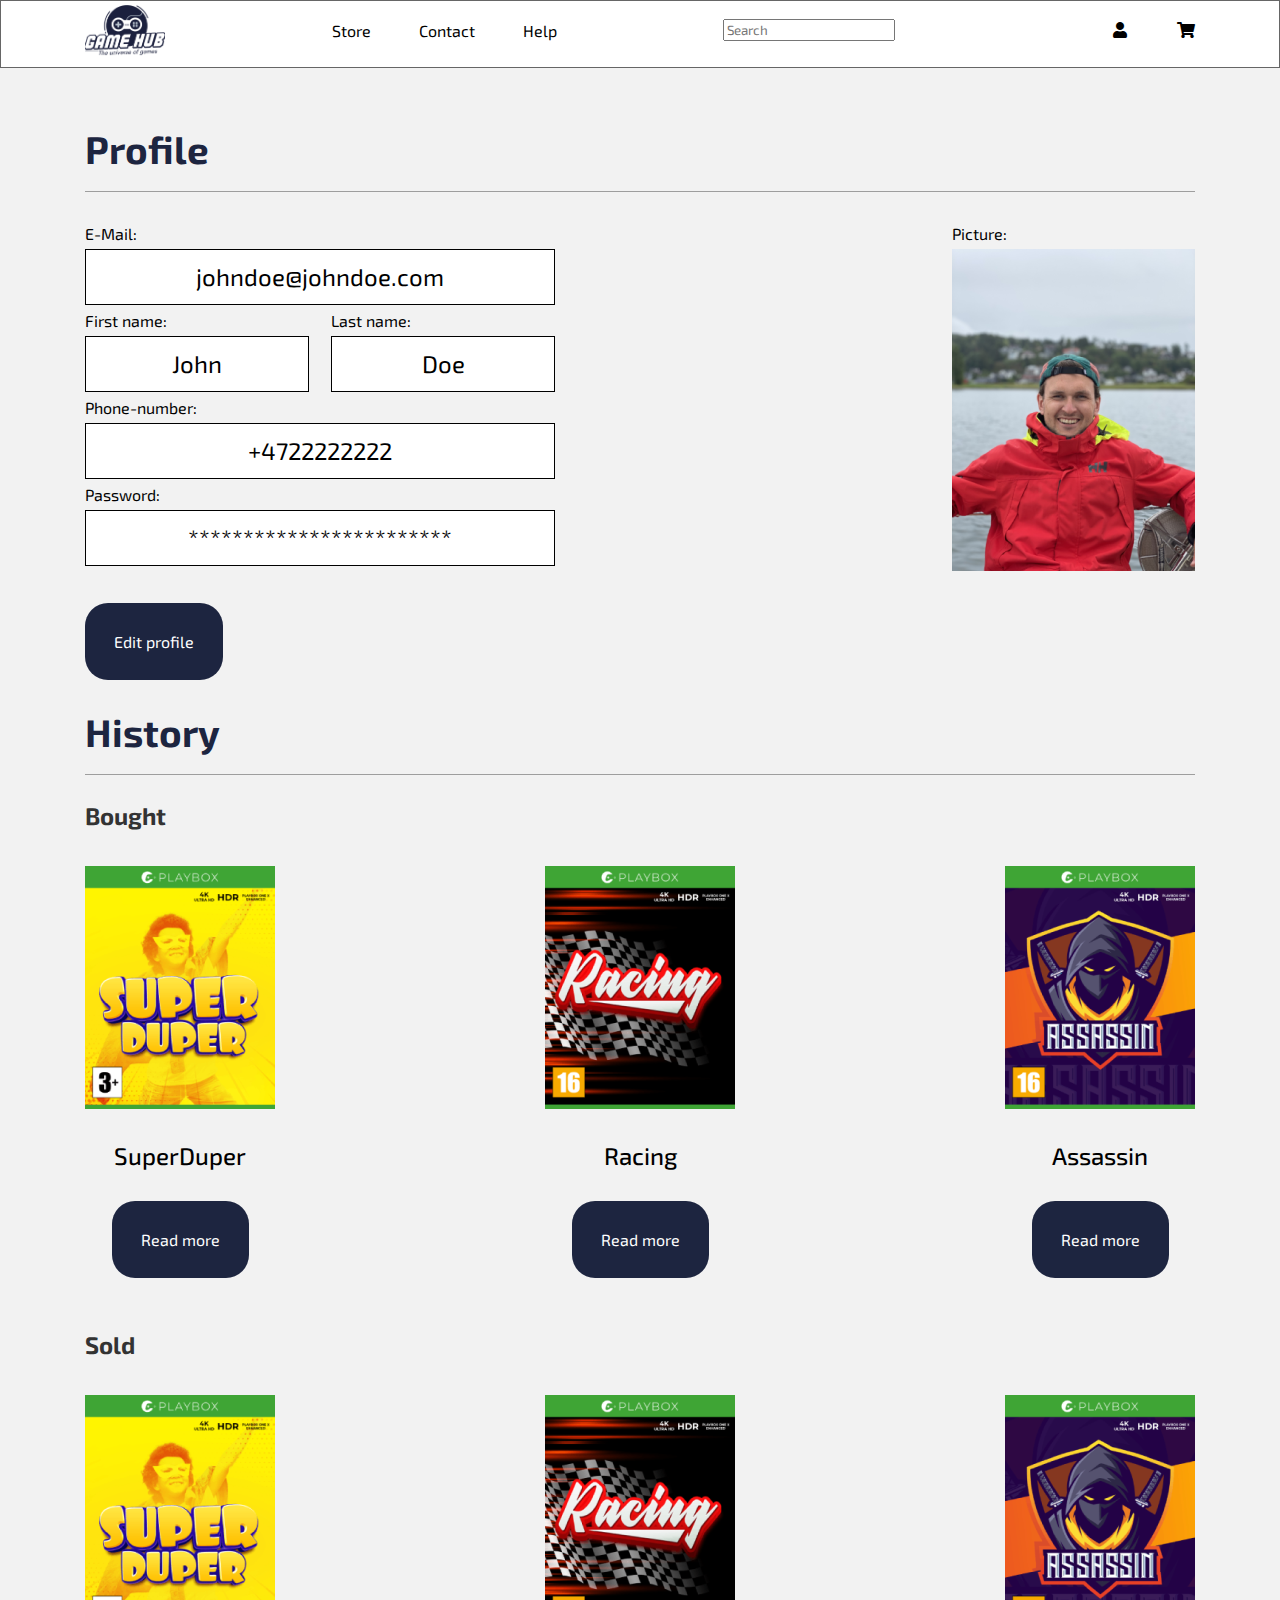
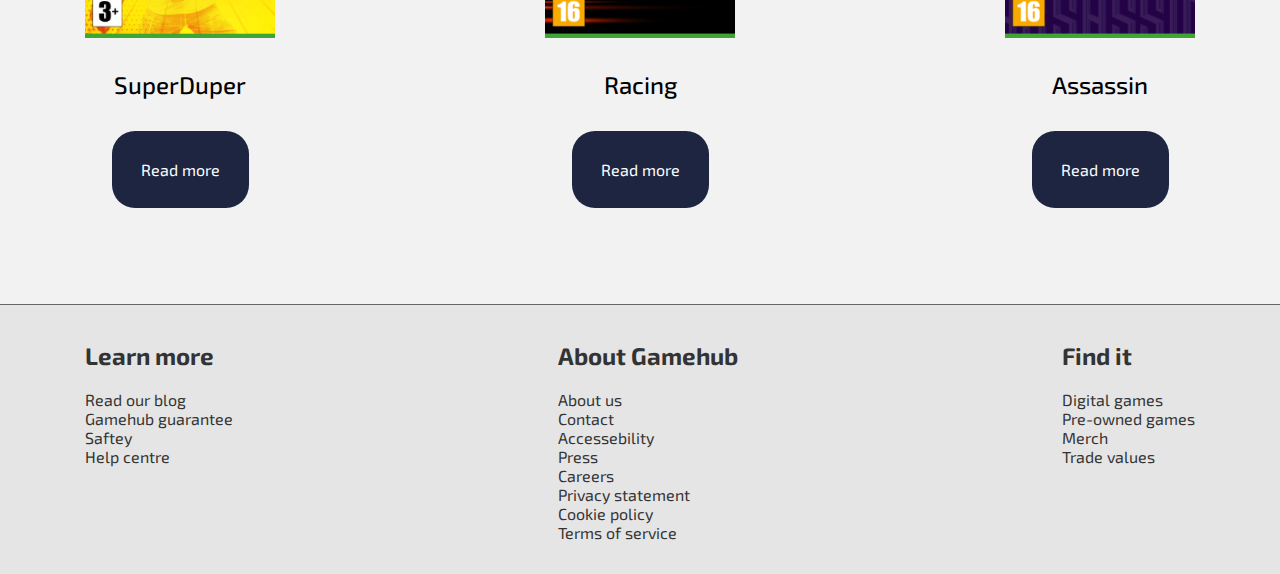
<file: profile.html>
<!DOCTYPE html>
<html lang="en">
  <head>
    <meta charset="UTF-8" />
    <meta http-equiv="X-UA-Compatible" content="IE=edge" />
    <meta name="viewport" content="width=device-width, initial-scale=1.0" />
    <link rel="preconnect" href="https://fonts.googleapis.com" />
    <link rel="preconnect" href="https://fonts.gstatic.com" crossorigin />
    <link
      href="https://fonts.googleapis.com/css2?family=Exo+2:wght@300;400;700&display=swap"
      rel="stylesheet"
    />
    <link
      rel="stylesheet"
      href="https://cdnjs.cloudflare.com/ajax/libs/font-awesome/5.15.4/css/all.min.css"
      integrity="sha512-1ycn6IcaQQ40/MKBW2W4Rhis/DbILU74C1vSrLJxCq57o941Ym01SwNsOMqvEBFlcgUa6xLiPY/NS5R+E6ztJQ=="
      crossorigin="anonymous"
      referrerpolicy="no-referrer"
    />
    <link rel="stylesheet" href="./css/profile.css" />
    <title>Profile page</title>
  </head>
  <body>
    <header class="header">
      <div class="header-content">
        <div class="header-section mobile-only">
          <label for="search-icon"> <i class="fas fa-search"></i> </label>
          <input type="checkbox" id="search-icon" />
          <div class="search-mobile">
            <input type="text" placeholder="Search" />
          </div>
        </div>
        <div class="header-section">
          <span class="logo">
            <a href="/"
              ><img src="./Images/GameHub_Logo 1.png" alt="gamehub logo" /></a
          ></span>
        </div>
        <div class="header-section desktop-only">
          <div class="dropdown">
            <label class="store-menu-label" for="store-menu">Store </label>
            <input id="store-menu" type="checkbox" />
            <ul class="dropdown-menu">
              <li>
                <a href="games.html#all">All games</a>
              </li>
              <li>
                <a href="games.html#new">New games</a>
              </li>
              <li>
                <a href="games.html#pre-owned">Pre-owned games</a>
              </li>
              <li>
                <a href="sell.html">Sell your games</a>
              </li>
            </ul>
          </div>
          <a href="contact.html">Contact</a>
          <a href="help.html">Help</a>
        </div>
        <div class="header-section desktop-only">
          <div class="search">
            <input type="text" placeholder="Search" />
          </div>
        </div>
        <div class="header-section">
          <a href="profile.html" class="profile desktop-only"
            ><i class="fas fa-user"></i
          ></a>
          <label class="hamburger-menu mobile-only"
            ><i class="fas fa-bars"></i
          ></label>
          <div class="hamburger-menu-dropdown">
            <input id="hamburger-menu" type="checkbox" />
            <ul class="app-navigation-drawer mobile-only">
              <h3>Menu</h3>
              <li><a href="profile.html">Profile</a></li>
              <li><a href="games.html#new">New games</a></li>
              <li><a href="games.html#pre-owned">Pre-owned games</a></li>
              <li><a href="games.html">All games</a></li>
              <li><a href="games.html#sale">Sale</a></li>
              <li><a href="games.html#sell">Sell your game</a></li>
              <h4>Support</h4>
              <li><a href="help.html">Help</a></li>
              <li><a href="contact.html">Contact</a></li>
            </ul>
          </div>

          <a href="shoppingcart.html" class="cart"
            ><i class="fas fa-shopping-cart"></i
          ></a>
        </div>
      </div>
    </header>
    <main>
      <section class="section">
        <h1 class="main-title">Profile</h1>
        <div class="profile-info">
          <section class="container">
            <div class="information">
              <p class="title">E-Mail:</p>
              <p class="contact">johndoe@johndoe.com</p>
            </div>
            <div class="names">
              <div class="information">
                <p class="title">First name:</p>
                <p class="contact name">John</p>
              </div>
              <div class="information">
                <p class="title">Last name:</p>
                <p class="contact name">Doe</p>
              </div>
            </div>
            <div class="information">
              <p class="title">Phone-number:</p>
              <p class="contact">+4722222222</p>
            </div>
            <div class="information password">
              <p class="title">Password:</p>
              <p class="contact">************************</p>
            </div>
          </section>
          <div class="information">
            <p class="title">Picture:</p>
            <img
              src="./Images/profile-pic.png"
              alt="Profile picture"
              class="profile-pic"
            />
          </div>
        </div>
        <a href="#" class="edit-button">Edit profile</a>
      </section>
      <section class="section">
        <h1 class="main-title">History</h1>
        <h2>Bought</h2>
        <section class="container2">
          <div class="game">
            <img
              src="./Images/Superduper.png"
              alt="superduper"
              class="game-image"
            />
            <div class="game-content">
              <h4 class="game-title">SuperDuper</h4>
              <a href="game-information.html#superduper" class="game-button"
                >Read more</a
              >
            </div>
          </div>
          <div class="game">
            <img src="./Images/Racing.png" alt="racing" class="game-image" />
            <div class="game-content">
              <h4 class="game-title">Racing</h4>
              <a href="game-information.html#racing" class="game-button"
                >Read more</a
              >
            </div>
          </div>
          <div class="game assassin">
            <img
              src="./Images/Assassin.png"
              alt="assassin"
              class="game-image"
            />
            <div class="game-content">
              <h4 class="game-title">Assassin</h4>
              <a href="game-information.html#assassion" class="game-button"
                >Read more</a
              >
            </div>
          </div>
        </section>
        <h2>Sold</h2>
        <section class="container2">
          <div class="game">
            <img
              src="./Images/Superduper.png"
              alt="superduper"
              class="game-image"
            />
            <div class="game-content">
              <h4 class="game-title">SuperDuper</h4>
              <a href="game-information.html#superduper" class="game-button"
                >Read more</a
              >
            </div>
          </div>
          <div class="game">
            <img src="./Images/Racing.png" alt="racing" class="game-image" />
            <div class="game-content">
              <h4 class="game-title">Racing</h4>
              <a href="game-information.html#racing" class="game-button"
                >Read more</a
              >
            </div>
          </div>
          <div class="game assassin">
            <img
              src="./Images/Assassin.png"
              alt="assassin"
              class="game-image"
            />
            <div class="game-content">
              <h4 class="game-title">Assassin</h4>
              <a href="game-information.html#assassion" class="game-button"
                >Read more</a
              >
            </div>
          </div>
        </section>
      </section>
    </main>
    <footer class="footer">
      <div class="section2">
        <div class="footer-container">
          <div class="learn-more">
            <h2 class="learn-more-header">Learn more</h2>
            <ul class="footer-links">
              <li><a href="blog.html">Read our blog</a></li>
              <li><a href="guarantee.html">Gamehub guarantee</a></li>
              <li><a href="saftey.html">Saftey</a></li>
              <li><a href="help.html">Help centre</a></li>
            </ul>
          </div>
          <div class="about-gamehub">
            <h2 class="about-gamehub-header">About Gamehub</h2>
            <ul class="footer-links">
              <li><a href="about.html">About us</a></li>
              <li><a href="contact.hmtl">Contact</a></li>
              <li><a href="accessebility.html">Accessebility</a></li>
              <li><a href="press.html">Press</a></li>
              <li><a href="careers.html">Careers</a></li>
              <li><a href="privacy.html">Privacy statement</a></li>
              <li><a href="cookie.html">Cookie policy</a></li>
              <li><a href="terms-of-service">Terms of service</a></li>
            </ul>
          </div>
          <div class="find-it">
            <h2 class="find-it-header">Find it</h2>
            <ul class="footer-links">
              <li><a href="games.html#digital-games">Digital games</a></li>
              <li><a href="games.html#pre-owned-games">Pre-owned games</a></li>
              <li><a href="merch.html">Merch</a></li>
              <li><a href="trade-values.html">Trade values</a></li>
            </ul>
          </div>
        </div>
      </div>
    </footer>
  </body>
</html>
</file>
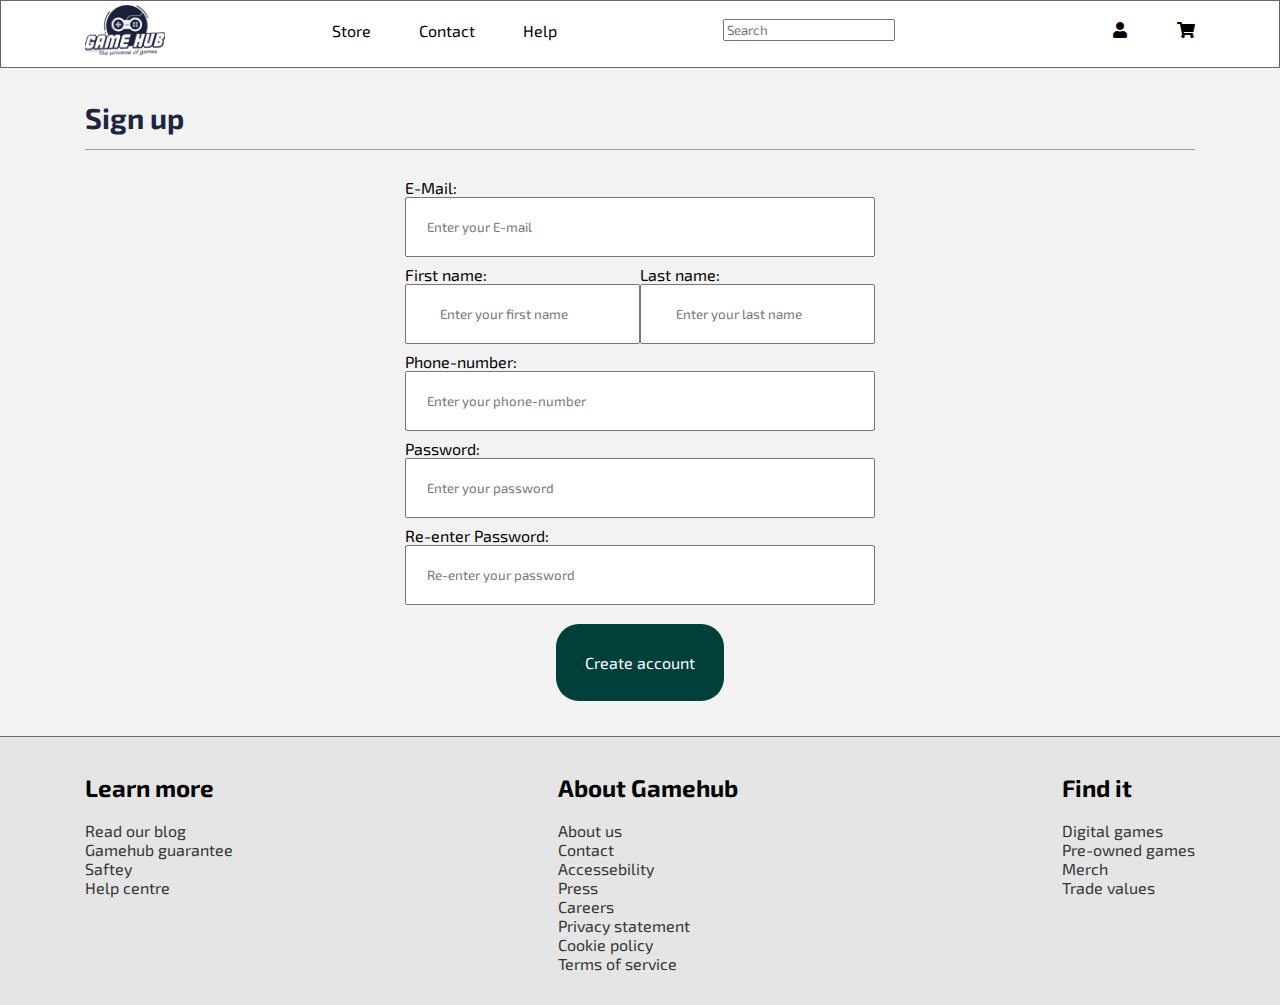
<file: signup.html>
<!DOCTYPE html>
<html lang="en">
  <head>
    <meta charset="UTF-8" />
    <meta http-equiv="X-UA-Compatible" content="IE=edge" />
    <meta name="viewport" content="width=device-width, initial-scale=1.0" />
    <link rel="preconnect" href="https://fonts.googleapis.com" />
    <link rel="preconnect" href="https://fonts.gstatic.com" crossorigin />
    <link
      href="https://fonts.googleapis.com/css2?family=Exo+2:wght@300;400;700&display=swap"
      rel="stylesheet"
    />
    <link
      rel="stylesheet"
      href="https://cdnjs.cloudflare.com/ajax/libs/font-awesome/5.15.4/css/all.min.css"
      integrity="sha512-1ycn6IcaQQ40/MKBW2W4Rhis/DbILU74C1vSrLJxCq57o941Ym01SwNsOMqvEBFlcgUa6xLiPY/NS5R+E6ztJQ=="
      crossorigin="anonymous"
      referrerpolicy="no-referrer"
    />
    <link rel="stylesheet" href="./css/signup.css" />
    <title>Signup</title>
  </head>
  <body>
    <header class="header">
      <div class="header-content">
        <div class="header-section mobile-only">
          <label for="search-icon"> <i class="fas fa-search"></i> </label>
          <input type="checkbox" id="search-icon" />
          <div class="search-mobile">
            <input type="text" placeholder="Search" />
          </div>
        </div>
        <div class="header-section">
          <span class="logo">
            <a href="/"
              ><img src="./Images/GameHub_Logo 1.png" alt="gamehub logo" /></a
          ></span>
        </div>
        <div class="header-section desktop-only">
          <div class="dropdown">
            <label class="store-menu-label" for="store-menu">Store </label>
            <input id="store-menu" type="checkbox" />
            <ul class="dropdown-menu">
              <li>
                <a href="games.html#all">All games</a>
              </li>
              <li>
                <a href="games.html#new">New games</a>
              </li>
              <li>
                <a href="games.html#pre-owned">Pre-owned games</a>
              </li>
              <li>
                <a href="sell.html">Sell your games</a>
              </li>
            </ul>
          </div>
          <a href="contact.html">Contact</a>
          <a href="help.html">Help</a>
        </div>
        <div class="header-section desktop-only">
          <div class="search">
            <input type="text" placeholder="Search" />
          </div>
        </div>
        <div class="header-section">
          <a href="profile.html" class="profile desktop-only"
            ><i class="fas fa-user"></i
          ></a>
          <label class="hamburger-menu mobile-only"
            ><i class="fas fa-bars"></i
          ></label>
          <div class="hamburger-menu-dropdown">
            <input id="hamburger-menu" type="checkbox" />
            <ul class="app-navigation-drawer mobile-only">
              <h3>Menu</h3>
              <li><a href="profile.html">Profile</a></li>
              <li><a href="games.html#new">New games</a></li>
              <li><a href="games.html#pre-owned">Pre-owned games</a></li>
              <li><a href="games.html">All games</a></li>
              <li><a href="games.html#sale">Sale</a></li>
              <li><a href="games.html#sell">Sell your game</a></li>
              <h4>Support</h4>
              <li><a href="help.html">Help</a></li>
              <li><a href="contact.html">Contact</a></li>
            </ul>
          </div>

          <a href="shoppingcart.html" class="cart"
            ><i class="fas fa-shopping-cart"></i
          ></a>
        </div>
      </div>
    </header>
    <main>
      <section class="section">
        <h1 class="main-title">Sign up</h1>
        <div class="signup-form">
          <form action="POST">
            <div class="form-title">
              <label for="E-Mail">E-Mail:</label>
            </div>
            <input
              id="email"
              class="input-text"
              type="text"
              name="EMail"
              placeholder="Enter your E-mail"
            />
          </form>
          <div class="names">
            <form action="POST">
              <div class="form-title">
                <label for="FirstName">First name:</label>
              </div>
              <input
                type="text"
                name="FirstName"
                id="firstname"
                class="input-text-name"
                placeholder="Enter your first name"
              />
            </form>
            <form action="POST">
              <div class="form-title">
                <label for="LastName">Last name:</label>
              </div>
              <input
                type="text"
                name="LastName"
                id="lastname"
                class="input-text-name"
                placeholder="Enter your last name"
              />
            </form>
          </div>
          <form action="POST">
            <div class="form-title">
              <label for="Phone">Phone-number:</label>
            </div>
            <input
              type="text"
              name="Phone"
              id="phone"
              class="input-text"
              placeholder="Enter your phone-number"
            />
          </form>
          <form action="POST">
            <div class="form-title">
              <label for="Password">Password:</label>
            </div>
            <input
              type="text"
              name="Password"
              id="password"
              class="input-text"
              placeholder="Enter your password"
            />
          </form>
          <form action="POST">
            <div class="form-title">
              <label for="Password-reenter">Re-enter Password:</label>
            </div>
            <input
              type="text"
              name="Password-reenter"
              id="password-reenter"
              class="input-text"
              placeholder="Re-enter your password"
            />
          </form>
          <div class="button-container">
            <a href="index.html" class="button">Create account</a>
          </div>
        </div>
      </section>
    </main>
    <footer class="footer">
      <div class="section2">
        <div class="container">
          <div class="learn-more">
            <h2 class="learn-more-header">Learn more</h2>
            <ul class="footer-links">
              <li><a href="blog.html">Read our blog</a></li>
              <li><a href="guarantee.html">Gamehub guarantee</a></li>
              <li><a href="saftey.html">Saftey</a></li>
              <li><a href="help.html">Help centre</a></li>
            </ul>
          </div>
          <div class="about-gamehub">
            <h2 class="about-gamehub-header">About Gamehub</h2>
            <ul class="footer-links">
              <li><a href="about.html">About us</a></li>
              <li><a href="contact.hmtl">Contact</a></li>
              <li><a href="accessebility.html">Accessebility</a></li>
              <li><a href="press.html">Press</a></li>
              <li><a href="careers.html">Careers</a></li>
              <li><a href="privacy.html">Privacy statement</a></li>
              <li><a href="cookie.html">Cookie policy</a></li>
              <li><a href="terms-of-service">Terms of service</a></li>
            </ul>
          </div>
          <div class="find-it">
            <h2 class="find-it-header">Find it</h2>
            <ul class="footer-links">
              <li><a href="games.html#digital-games">Digital games</a></li>
              <li><a href="games.html#pre-owned-games">Pre-owned games</a></li>
              <li><a href="merch.html">Merch</a></li>
              <li><a href="trade-values.html">Trade values</a></li>
            </ul>
          </div>
        </div>
      </div>
    </footer>
  </body>
</html>
</file>
<file: css/styles.css>
body {
  margin: 0;
  background-color: #f2f2f2;
}

* {
  font-family: "Exo 2", sans-serif;
  box-sizing: border-box;
}

h1 {
  color: #1d2540;
}

.section {
  background-color: #f2f2f2;
  max-width: 390px;
  padding: 0 0.5em;
}

.header {
  height: 68px;
  background: #fff;
  border: 1px solid #666;
}

.header-content {
  width: 100%;
  display: flex;
  flex-direction: row;
  justify-content: space-between;
  align-items: center;
  padding: 0 1rem;
}

.header-section {
  display: flex;
  flex-direction: row;
}

.search-mobile {
  display: none;
  position: absolute;
  top: 3rem;
  z-index: 10;
  background-color: #fff;
  padding: 0.2rem;
  width: 100%;
  margin-left: -1rem;
}

.search-mobile input {
  width: 100%;
  font-size: 1em;
  border: none;
  padding: 0.5rem;
}

#search-icon {
  display: none;
}

.mobile-only {
  display: flex;
}

.hamburger-menu {
  position: absolute;
  margin-top: 0.15em;
}

.hamburger-menu-dropdown {
  z-index: 20;
}

#hamburger-menu {
  opacity: 0;
}

.app-navigation-drawer {
  display: none;
  background: #fff;
  padding: 1em;
  list-style: none;
  position: absolute;
  margin-left: -16.95em;
  margin-top: 0.7em;
  width: 100%;
}

.app-navigation-drawer li {
  padding: 1em;
}
.app-navigation-drawer a {
  text-decoration: none;
  list-style-type: none;
  color: #333;
}

.app-navigation-drawer a:hover {
  text-decoration: underline;
  color: #7a778c;
}

#hamburger-menu:checked ~ .app-navigation-drawer {
  display: flex;
  flex-direction: column;
}

#search-icon:checked ~ .search-mobile {
  display: flex;
}

.desktop-only {
  display: none;
}

.dropdown {
  position: relative;
}

.dropdown-menu li {
  margin: 0.5em 0;
}

.dropdown-menu li a {
  text-decoration: none;
  color: #000;
}

.dropdown-menu li a:hover {
  color: #7a778c;
  text-decoration: underline;
}

.store-menu-label {
  cursor: pointer;
}

.store-menu-label:hover {
  text-decoration: underline;
  color: #7a778c;
}

#store-menu {
  display: none;
}

#store-menu:checked ~ .dropdown-menu {
  display: flex;
}

.logo img {
  width: 80px;
  margin-top: 4px;
  margin-left: 3.5rem;
}

.profile {
  padding: 0;
}

.cart {
  margin-left: 3em;
}

.header-section > a {
  margin-left: 3em;
  color: #000;
  text-decoration: none;
}

.header-section > a:hover {
  color: #7a778c;
  text-decoration: underline;
}

.hero-banner {
  height: 276px;
  width: 100%;
  background-image: url(/Images/Hero-banner-app.png);
  background-position: center;
  background-repeat: no-repeat;
  background-size: cover;
  position: relative;
  display: flex;
  justify-content: center;
  align-items: center;
}

.overlay {
  height: 153px;
  width: 203px;
  background-color: #fff;
  border-radius: 110%;
  opacity: 0.5;
  position: absolute;
}

.big-logo {
  z-index: 10;
  height: 113px;
}

.main-title {
  margin-top: 32px;
  text-align: center;
  font-size: 1.8rem;
  padding-bottom: 0.5em;
  border-bottom: 1px solid #33333370;
}

.container {
  display: flex;
  flex-direction: column;
  justify-content: space-between;
}

.genre {
  display: flex;
  flex-direction: row;
  align-items: center;
  justify-content: space-evenly;
}

.genre-image {
  width: 50%;
}

.genre-content {
  display: flex;
  flex-direction: column;
  align-items: center;
}

.genre-title {
  font-size: 1.5rem;
  font-weight: 500;
}

.genre-button {
  padding: 1.5rem;
  border-radius: 23px;
  background-color: #1d2540;
  color: #fff;
  text-decoration: none;
  margin-bottom: 2rem;
}

.community {
  margin-top: 2rem;
  height: 233px;
  width: 100%;
  background-image: url(/Images/Community-app.png);
  background-repeat: no-repeat;
  background-position: center;
  background-size: cover;
}

.community-header {
  color: #fff;
  font-weight: 700;
  margin-bottom: 0.5rem;
  width: fit-content;
  background-color: #33333380;
  padding: 0.25rem 0.5rem;
}

.community-text {
  color: #fff;
  margin-top: 0;
  background-color: #33333380;
  padding: 0.25rem 0 0.25rem 0.5rem;
}

.community-content {
  height: 100%;
  margin: 0 1rem;
  display: flex;
  flex-direction: column;
  justify-content: flex-end;
  padding-bottom: 1rem;
}

.game-heading {
  margin-top: 32px;
  text-align: center;
  padding-bottom: 0.5em;
}

.game {
  display: flex;
  flex-direction: row;
  align-items: center;
  justify-content: space-evenly;
  margin-top: 3em;
}

.game-image {
  width: 50%;
}

.game-content {
  display: flex;
  flex-direction: column;
  align-items: center;
}

.game-title {
  font-size: 1.5rem;
  font-weight: 500;
}

.game-button {
  padding: 1.5rem;
  border-radius: 23px;
  background-color: #1d2540;
  color: #fff;
  text-decoration: none;
  margin-bottom: 2rem;
}

.footer {
  width: 100%;
  margin-top: 125px;
  border-top: 1px solid #666;
  background-color: #e5e5e5;
  padding: 1rem;
}

.footer-links li {
  list-style-type: none;
  color: #333;
}

.footer-links {
  padding: 0;
}

.footer-links a {
  text-decoration: none;
  list-style-type: none;
  color: #333;
}

.footer-links a:hover {
  text-decoration: underline;
  color: #7a778c;
}

@media screen and (min-width: 767px) {
  .section {
    margin: 0px auto;
    max-width: 1110px;
    padding: 0;
  }

  .section2 {
    margin: 0px auto;
    max-width: 1110px;
  }

  .header-content {
    max-width: 1110px;
    margin: 0px auto;
    padding: 0;
  }

  .mobile-only {
    display: none;
  }

  #hamburger-menu {
    display: none;
  }

  .hamburger-menu-dropdown {
    display: none;
  }

  .desktop-only {
    display: flex;
  }

  .dropdown-menu {
    z-index: 10;
    position: absolute;
    display: none;
    list-style-type: none;
    flex-direction: column;
    width: 162px;
    background-color: #fff;
    margin: 0;
    padding: 0.5em;
    box-shadow: 0px 2px 5px 1px #00000020;
    border-radius: 0 0 0.2em 0.2em;
    top: 46px;
  }

  .dropdown-menu li {
    margin: 0.5em 0;
  }

  .logo img {
    margin-left: 0;
  }

  .profile {
    padding: 0.15em;
  }

  .hero-banner {
    height: 420px;
    background-image: url(/Images/hero-banner.png);
  }

  .overlay {
    height: 293px;
    width: 390px;
  }

  .big-logo {
    height: 217px;
  }

  .main-title {
    margin-top: 58px;
    text-align: left;
    font-size: 2.4rem;
  }

  .container {
    flex-direction: row;
  }

  .genre {
    flex-direction: column;
  }

  .genre-image {
    padding: 0;
    width: 100%;
  }

  .community {
    height: 600px;
    background-image: url(/Images/Community.png);
  }

  .community-header {
    font-size: 2rem;
  }

  .community-text {
    width: 450px;
    font-size: 1.1rem;
  }

  .community-content {
    margin: 0 auto;
    max-width: 1110px;
  }

  .game-heading {
    padding: 1em 0;
    text-align: left;
  }

  .game {
    margin-top: 1em;
    flex-direction: column;
  }

  .game-image {
    width: 100%;
  }

  .footer {
    margin-top: 4rem;
  }
}
</file>
<file: css/edit.profile.css>
body {
  margin: 0;
  background-color: #f2f2f2;
}

* {
  font-family: "Exo 2", sans-serif;
  box-sizing: border-box;
}

h1 {
  color: #1d2540;
}

.section {
  background-color: #f2f2f2;
  max-width: 390px;
  padding: 0 0.5em;
}

.header {
  height: 68px;
  background: #fff;
  border: 1px solid #666;
}

.header-content {
  width: 100%;
  display: flex;
  flex-direction: row;
  justify-content: space-between;
  align-items: center;
  padding: 0 1rem;
}

.header-section {
  display: flex;
  flex-direction: row;
}

.search-mobile {
  display: none;
  position: absolute;
  top: 3rem;
  z-index: 10;
  background-color: #fff;
  padding: 0.2rem;
  width: 100%;
  margin-left: -1rem;
}

.search-mobile input {
  width: 100%;
  font-size: 1em;
  border: none;
  padding: 0.5rem;
}

#search-icon {
  display: none;
}

.mobile-only {
  display: flex;
}

.hamburger-menu {
  position: absolute;
  margin-top: 0.15em;
}

.hamburger-menu-dropdown {
  z-index: 20;
}

#hamburger-menu {
  opacity: 0;
}

.app-navigation-drawer {
  display: none;
  background: #fff;
  padding: 1em;
  list-style: none;
  position: absolute;
  margin-left: -16.95em;
  margin-top: 0.7em;
  width: 100%;
}

.app-navigation-drawer li {
  padding: 1em;
}
.app-navigation-drawer a {
  text-decoration: none;
  list-style-type: none;
  color: #333;
}

.app-navigation-drawer a:hover {
  text-decoration: underline;
  color: #7a778c;
}

#hamburger-menu:checked ~ .app-navigation-drawer {
  display: flex;
  flex-direction: column;
}

#search-icon:checked ~ .search-mobile {
  display: flex;
}

.desktop-only {
  display: none;
}

.dropdown {
  position: relative;
}

.dropdown-menu li {
  margin: 0.5em 0;
}

.dropdown-menu li a {
  text-decoration: none;
  color: #000;
}

.dropdown-menu li a:hover {
  color: #7a778c;
  text-decoration: underline;
}

.store-menu-label {
  cursor: pointer;
}

.store-menu-label:hover {
  text-decoration: underline;
  color: #7a778c;
}

#store-menu {
  display: none;
}

#store-menu:checked ~ .dropdown-menu {
  display: flex;
}

.logo img {
  width: 80px;
  margin-top: 4px;
  margin-left: 3.5rem;
}

.profile {
  padding: 0;
}

.cart {
  margin-left: 3em;
}

.header-section > a {
  margin-left: 3em;
  color: #000;
  text-decoration: none;
}

.header-section > a:hover {
  color: #7a778c;
  text-decoration: underline;
}

.main-title {
  margin-top: 32px;
  text-align: center;
  font-size: 1.8rem;
  padding-bottom: 0.5em;
  border-bottom: 1px solid #33333370;
}

.profile-pic {
  display: none;
}

.mobile-profile-pic {
  background-image: url(../Images/profile-pic.png);
  width: 150px;
  height: 150px;
  background-repeat: no-repeat;
  background-size: cover;
  background-position: center;
  border-radius: 100%;
  margin: 0 auto;
}

.profile-pic-container {
  text-align: center;
}

.form-title {
  text-align: left;
  margin-top: 0.5em;
}

.signup-form {
  display: flex;
  flex-direction: column;
  justify-content: space-between;
  text-align: center;
  max-width: 316px;
  margin-left: 1.3em;
}

.input-text {
  width: 100%;
  padding: 1.5em;
}

.names {
  display: flex;
  flex-direction: row;
  justify-content: space-between;
}

.input-text-name {
  width: 100%;
  padding: 1.5em;
}

.button {
  padding: 1.5rem 3rem;
  border-radius: 23px;
  background-color: #01403a;
  text-decoration: none;
  color: white;
  cursor: pointer;
  margin-top: 2em;
  width: 230px;
  border: 5px solid transparent;
}

.button:hover {
  border: 5px solid #01403a;
  background-color: #f2f2f2;
  color: #01403a;
}

.button-container {
  margin-top: 3em;
}

.container {
  display: flex;
  flex-direction: column;
  justify-content: space-between;
}

.footer {
  width: 100%;
  margin-top: 125px;
  border-top: 1px solid #666;
  background-color: #e5e5e5;
  padding: 1rem;
}

.footer-links li {
  list-style-type: none;
  color: #333;
}

.footer-links {
  padding: 0;
}

.footer-links a {
  text-decoration: none;
  list-style-type: none;
  color: #333;
}

.footer-links a:hover {
  text-decoration: underline;
  color: #7a778c;
}

@media screen and (min-width: 767px) {
  .section {
    margin: 0px auto;
    max-width: 1110px;
    padding: 0;
  }

  .section2 {
    margin: 0px auto;
    max-width: 1110px;
  }

  .header-content {
    max-width: 1110px;
    margin: 0px auto;
    padding: 0;
  }

  .mobile-only {
    display: none;
  }

  #hamburger-menu {
    display: none;
  }

  .hamburger-menu-dropdown {
    display: none;
  }

  .desktop-only {
    display: flex;
  }

  .dropdown-menu {
    z-index: 10;
    position: absolute;
    display: none;
    list-style-type: none;
    flex-direction: column;
    width: 162px;
    background-color: #fff;
    margin: 0;
    padding: 0.5em;
    box-shadow: 0px 2px 5px 1px #00000020;
    border-radius: 0 0 0.2em 0.2em;
    top: 46px;
  }

  .dropdown-menu li {
    margin: 0.5em 0;
  }

  .logo img {
    margin-left: 0;
  }

  .profile {
    padding: 0.15em;
  }

  .main-title {
    text-align: left;
  }

  .section-content {
    display: flex;
    flex-direction: row;
    justify-content: space-between;
  }

  .profile-pic-container {
    order: 2;
  }

  .mobile-profile-pic {
    display: none;
  }

  .profile-pic {
    display: block;
    width: 100%;
    border-radius: 0;
    margin: 0;
  }

  .signup-form {
    max-width: 470px;
  }

  .input-text-name {
    padding: 1.5em 2.5em;
  }

  .container {
    flex-direction: row;
  }

  .footer {
    margin-top: 4rem;
  }
}
</file>
<file: css/footer.css>
body {
  margin: 0;
  background-color: #f2f2f2;
}

* {
  font-family: "Exo 2", sans-serif;
  box-sizing: border-box;
}

.section {
  background-color: #f2f2f2;
  max-width: 390px;
  padding: 0 0.5em;
}

.container {
  display: flex;
  flex-direction: column;
  justify-content: space-between;
}

.footer {
  width: 100%;
  margin-top: 125px;
  border-top: 1px solid #666;
  background-color: #e5e5e5;
  padding: 1rem;
}

.footer-links li {
  list-style-type: none;
  color: #333;
}

.footer-links {
  padding: 0;
}

.footer-links a {
  text-decoration: none;
  list-style-type: none;
  color: #333;
}

.footer-links a:hover {
  text-decoration: underline;
  color: #7a778c;
}

@media screen and (min-width: 767px) {
  .section {
    margin: 0px auto;
    max-width: 1110px;
    padding: 0;
  }

  .section2 {
    margin: 0px auto;
    max-width: 1110px;
  }

  .container {
    flex-direction: row;
  }

  .footer {
    margin-top: 4rem;
  }
}
</file>
<file: css/game-information.css>
body {
  margin: 0;
  background-color: #f2f2f2;
}

* {
  font-family: "Exo 2", sans-serif;
  box-sizing: border-box;
}

h1 {
  color: #1d2540;
}

.section {
  background-color: #f2f2f2;
  max-width: 390px;
  padding: 0 0.5em;
}

.header {
  height: 68px;
  background: #fff;
  border: 1px solid #666;
}

.header-content {
  width: 100%;
  display: flex;
  flex-direction: row;
  justify-content: space-between;
  align-items: center;
  padding: 0 1rem;
}

.header-section {
  display: flex;
  flex-direction: row;
}

.search-mobile {
  display: none;
  position: absolute;
  top: 3rem;
  z-index: 10;
  background-color: #fff;
  padding: 0.2rem;
  width: 100%;
  margin-left: -1rem;
}

.search-mobile input {
  width: 100%;
  font-size: 1em;
  border: none;
  padding: 0.5rem;
}

#search-icon {
  display: none;
}

.mobile-only {
  display: flex;
}

.hamburger-menu {
  position: absolute;
  margin-top: 0.15em;
}

.hamburger-menu-dropdown {
  z-index: 20;
}

#hamburger-menu {
  opacity: 0;
}

.app-navigation-drawer {
  display: none;
  background: #fff;
  padding: 1em;
  list-style: none;
  position: absolute;
  margin-left: -16.95em;
  margin-top: 0.7em;
  width: 100%;
}

.app-navigation-drawer li {
  padding: 1em;
}
.app-navigation-drawer a {
  text-decoration: none;
  list-style-type: none;
  color: #333;
}

.app-navigation-drawer a:hover {
  text-decoration: underline;
  color: #7a778c;
}

#hamburger-menu:checked ~ .app-navigation-drawer {
  display: flex;
  flex-direction: column;
}

#search-icon:checked ~ .search-mobile {
  display: flex;
}

.desktop-only {
  display: none;
}

.dropdown {
  position: relative;
}

.dropdown-menu li {
  margin: 0.5em 0;
}

.dropdown-menu li a {
  text-decoration: none;
  color: #000;
}

.dropdown-menu li a:hover {
  color: #7a778c;
  text-decoration: underline;
}

.store-menu-label {
  cursor: pointer;
}

.store-menu-label:hover {
  text-decoration: underline;
  color: #7a778c;
}

#store-menu {
  display: none;
}

#store-menu:checked ~ .dropdown-menu {
  display: flex;
}

.logo img {
  width: 80px;
  margin-top: 4px;
  margin-left: 3.5rem;
}

.profile {
  padding: 0;
}

.cart {
  margin-left: 3em;
}

.header-section > a {
  margin-left: 3em;
  color: #000;
  text-decoration: none;
}

.header-section > a:hover {
  color: #7a778c;
  text-decoration: underline;
}

.main-title {
  margin-top: 32px;
  text-align: center;
  font-size: 1.8rem;
  padding-bottom: 0.5em;
  border-bottom: 1px solid #33333370;
}

.game {
  display: flex;
  flex-direction: column;
  align-items: center;
}

.game-title {
  text-align: center;
}

.game-content {
  max-width: 269px;
}

.game-sellingpoints {
  border-bottom: 1px solid #333;
  padding-top: 1em;
  display: flex;
  width: 100%;
  justify-content: space-between;
}

.button {
  display: flex;
  justify-content: space-evenly;
}

.add-to-cart-button {
  padding: 1.5rem;
  border-radius: 23px;
  background-color: #01403a;
  color: #fff;
  text-decoration: none;
  margin-top: 2em;
  border: 5px solid transparent;
}

.add-to-cart-button:hover {
  border: 5px solid #01403a;
  color: #01403a;
  background-color: #f2f2f2;
}

.container {
  display: flex;
  flex-direction: column;
  justify-content: space-between;
}

.footer {
  width: 100%;
  margin-top: 125px;
  border-top: 1px solid #666;
  background-color: #e5e5e5;
  padding: 1rem;
}

.footer-links li {
  list-style-type: none;
  color: #333;
}

.footer-links {
  padding: 0;
}

.footer-links a {
  text-decoration: none;
  list-style-type: none;
  color: #333;
}

.footer-links a:hover {
  text-decoration: underline;
  color: #7a778c;
}

@media screen and (min-width: 767px) {
  .section {
    margin: 0px auto;
    max-width: 1110px;
    padding: 0;
  }

  .section2 {
    margin: 0px auto;
    max-width: 1110px;
  }

  .header-content {
    max-width: 1110px;
    margin: 0px auto;
    padding: 0;
  }

  .mobile-only {
    display: none;
  }

  #hamburger-menu {
    display: none;
  }

  .hamburger-menu-dropdown {
    display: none;
  }

  .desktop-only {
    display: flex;
  }

  .dropdown-menu {
    z-index: 10;
    position: absolute;
    display: none;
    list-style-type: none;
    flex-direction: column;
    width: 162px;
    background-color: #fff;
    margin: 0;
    padding: 0.5em;
    box-shadow: 0px 2px 5px 1px #00000020;
    border-radius: 0 0 0.2em 0.2em;
    top: 46px;
  }

  .dropdown-menu li {
    margin: 0.5em 0;
  }

  .logo img {
    margin-left: 0;
  }

  .profile {
    padding: 0.15em;
  }

  .main-title {
    text-align: left;
  }

  .game {
    flex-direction: row;
    align-items: center;
    justify-content: space-around;
  }

  .game-title {
    text-align: left;
  }

  .game-content {
    max-width: 760px;
  }
  .game-image {
    height: 327px;
  }

  .game-sellingpoints {
    border-bottom: 1px solid #333;
    padding-top: 1em;
  }

  .add-to-cart-button {
    margin-top: 5em;
  }

  .container {
    flex-direction: row;
  }

  .footer {
    margin-top: 4rem;
  }
}
</file>
<file: css/presignin.css>
body {
  margin: 0;
  background-color: #f2f2f2;
}

* {
  font-family: "Exo 2", sans-serif;
  box-sizing: border-box;
}

h1 {
  color: #1d2540;
}

.section {
  background-color: #f2f2f2;
  max-width: 390px;
  padding: 0 0.5em;
}

.header {
  height: 68px;
  background: #fff;
  border: 1px solid #666;
}

.header-content {
  width: 100%;
  display: flex;
  flex-direction: row;
  justify-content: space-between;
  align-items: center;
  padding: 0 1rem;
}

.header-section {
  display: flex;
  flex-direction: row;
}

.search-mobile {
  display: none;
  position: absolute;
  top: 3rem;
  z-index: 10;
  background-color: #fff;
  padding: 0.2rem;
  width: 100%;
  margin-left: -1rem;
}

.search-mobile input {
  width: 100%;
  font-size: 1em;
  border: none;
  padding: 0.5rem;
}

#search-icon {
  display: none;
}

.mobile-only {
  display: flex;
}

.hamburger-menu {
  position: absolute;
  margin-top: 0.15em;
}

.hamburger-menu-dropdown {
  z-index: 20;
}

#hamburger-menu {
  opacity: 0;
}

.app-navigation-drawer {
  display: none;
  background: #fff;
  padding: 1em;
  list-style: none;
  position: absolute;
  margin-left: -16.95em;
  margin-top: 0.7em;
  width: 100%;
}

.app-navigation-drawer li {
  padding: 1em;
}
.app-navigation-drawer a {
  text-decoration: none;
  list-style-type: none;
  color: #333;
}

.app-navigation-drawer a:hover {
  text-decoration: underline;
  color: #7a778c;
}

#hamburger-menu:checked ~ .app-navigation-drawer {
  display: flex;
  flex-direction: column;
}

#search-icon:checked ~ .search-mobile {
  display: flex;
}

.desktop-only {
  display: none;
}

.dropdown {
  position: relative;
}

.dropdown-menu li {
  margin: 0.5em 0;
}

.dropdown-menu li a {
  text-decoration: none;
  color: #000;
}

.dropdown-menu li a:hover {
  color: #7a778c;
  text-decoration: underline;
}

.store-menu-label {
  cursor: pointer;
}

.store-menu-label:hover {
  text-decoration: underline;
  color: #7a778c;
}

#store-menu {
  display: none;
}

#store-menu:checked ~ .dropdown-menu {
  display: flex;
}

.logo img {
  width: 80px;
  margin-top: 4px;
  margin-left: 3.5rem;
}

.profile {
  padding: 0;
}

.cart {
  margin-left: 3em;
}

.header-section > a {
  margin-left: 3em;
  color: #000;
  text-decoration: none;
}

.header-section > a:hover {
  color: #7a778c;
  text-decoration: underline;
}

.hero-banner {
  height: 276px;
  width: 100%;
  background-image: url(/Images/Hero-banner-app.png);
  background-position: center;
  background-repeat: no-repeat;
  background-size: cover;
  position: relative;
  display: flex;
  justify-content: center;
  align-items: center;
}

.overlay {
  height: 153px;
  width: 203px;
  background-color: #fff;
  border-radius: 110%;
  opacity: 0.5;
  position: absolute;
}

.big-logo {
  z-index: 10;
  height: 113px;
}

.main-title {
  margin-top: 32px;
  text-align: center;
  font-size: 1.8rem;
  padding-bottom: 0.5em;
  border-bottom: 1px solid #33333370;
}

.container {
  display: flex;
  flex-direction: column;
  justify-content: space-between;
}

.genre {
  display: flex;
  flex-direction: row;
  align-items: center;
  justify-content: space-evenly;
}

.genre-image {
  width: 50%;
}

.genre-content {
  display: flex;
  flex-direction: column;
  align-items: center;
}

.genre-title {
  font-size: 1.5rem;
  font-weight: 500;
}

.genre-button {
  padding: 1.5rem;
  border-radius: 23px;
  background-color: #1d2540;
  color: #fff;
  text-decoration: none;
  margin-bottom: 2rem;
  border: 5px solid transparent;
}

.genre-button:hover {
  border: 5px solid #1d2540;
  background-color: #f2f2f2;
  color: #1d2540;
}

.community {
  margin-top: 2rem;
  height: 233px;
  width: 100%;
  background-image: url(/Images/Community-app.png);
  background-repeat: no-repeat;
  background-position: center;
  background-size: cover;
}

.community-header {
  color: #fff;
  font-weight: 700;
  margin-bottom: 0.5rem;
  width: fit-content;
  background-color: #33333380;
  padding: 0.25rem 0.5rem;
}

.community-text {
  color: #fff;
  margin-top: 0;
  background-color: #33333380;
  padding: 0.25rem 0 0.25rem 0.5rem;
}

.community-content {
  height: 100%;
  margin: 0 1rem;
  display: flex;
  flex-direction: column;
  justify-content: flex-end;
  padding-bottom: 1rem;
}

.game-heading {
  margin-top: 32px;
  text-align: center;
  padding-bottom: 0.5em;
}

.game {
  display: flex;
  flex-direction: row;
  align-items: center;
  justify-content: space-evenly;
  margin-top: 3em;
}

.game-image {
  width: 50%;
}

.game-content {
  display: flex;
  flex-direction: column;
  align-items: center;
}

.game-title {
  font-size: 1.5rem;
  font-weight: 500;
}

.game-button {
  padding: 1.5rem;
  border-radius: 23px;
  background-color: #1d2540;
  color: #fff;
  text-decoration: none;
  margin-bottom: 2rem;
  border: 5px solid transparent;
}

.game-button:hover {
  border: 5px solid #1d2540;
  background-color: #f2f2f2;
  color: #1d2540;
}

.footer {
  width: 100%;
  margin-top: 125px;
  border-top: 1px solid #666;
  background-color: #e5e5e5;
  padding: 1rem;
}

.footer-links li {
  list-style-type: none;
  color: #333;
}

.footer-links {
  padding: 0;
}

.footer-links a {
  text-decoration: none;
  list-style-type: none;
  color: #333;
}

.footer-links a:hover {
  text-decoration: underline;
  color: #7a778c;
}

@media screen and (min-width: 767px) {
  .section {
    margin: 0px auto;
    max-width: 1110px;
    padding: 0;
  }

  .section2 {
    margin: 0px auto;
    max-width: 1110px;
  }

  .header-content {
    max-width: 1110px;
    margin: 0px auto;
    padding: 0;
  }

  .mobile-only {
    display: none;
  }

  #hamburger-menu {
    display: none;
  }

  .hamburger-menu-dropdown {
    display: none;
  }

  .desktop-only {
    display: flex;
  }

  .dropdown-menu {
    z-index: 10;
    position: absolute;
    display: none;
    list-style-type: none;
    flex-direction: column;
    width: 162px;
    background-color: #fff;
    margin: 0;
    padding: 0.5em;
    box-shadow: 0px 2px 5px 1px #00000020;
    border-radius: 0 0 0.2em 0.2em;
    top: 46px;
  }

  .dropdown-menu li {
    margin: 0.5em 0;
  }

  .logo img {
    margin-left: 0;
  }

  .profile {
    padding: 0.15em;
  }

  .hero-banner {
    height: 420px;
    background-image: url(/Images/hero-banner.png);
  }

  .overlay {
    height: 293px;
    width: 390px;
  }

  .big-logo {
    height: 217px;
  }

  .main-title {
    margin-top: 58px;
    text-align: left;
    font-size: 2.4rem;
  }

  .container {
    flex-direction: row;
  }

  .genre {
    flex-direction: column;
  }

  .genre-image {
    padding: 0;
    width: 100%;
  }

  .community {
    height: 600px;
    background-image: url(/Images/Community.png);
  }

  .community-header {
    font-size: 2rem;
  }

  .community-text {
    width: 450px;
    font-size: 1.1rem;
  }

  .community-content {
    margin: 0 auto;
    max-width: 1110px;
  }

  .game-heading {
    padding: 1em 0;
    text-align: left;
  }

  .game {
    margin-top: 1em;
    flex-direction: column;
  }

  .game-image {
    width: 100%;
  }

  .footer {
    margin-top: 4rem;
  }
}
</file>
<file: css/profile.css>
body {
  margin: 0;
  background-color: #f2f2f2;
}

* {
  font-family: "Exo 2", sans-serif;
  box-sizing: border-box;
}

h1 {
  color: #1d2540;
}

h2 {
  color: #333;
}

.section {
  background-color: #f2f2f2;
  max-width: 390px;
  padding: 0 0.5em;
}

.header {
  height: 68px;
  background: #fff;
  border: 1px solid #666;
}

.header-content {
  width: 100%;
  display: flex;
  flex-direction: row;
  justify-content: space-between;
  align-items: center;
  padding: 0 1rem;
}

.header-section {
  display: flex;
  flex-direction: row;
}

.search-mobile {
  display: none;
  position: absolute;
  top: 3rem;
  z-index: 10;
  background-color: #fff;
  padding: 0.2rem;
  width: 100%;
  margin-left: -1rem;
}

.search-mobile input {
  width: 100%;
  font-size: 1em;
  border: none;
  padding: 0.5rem;
}

#search-icon {
  display: none;
}

.mobile-only {
  display: flex;
}

.hamburger-menu {
  position: absolute;
  margin-top: 0.15em;
}

.hamburger-menu-dropdown {
  z-index: 20;
}

#hamburger-menu {
  opacity: 0;
}

.app-navigation-drawer {
  display: none;
  background: #fff;
  padding: 1em;
  list-style: none;
  position: absolute;
  margin-left: -16.95em;
  margin-top: 0.7em;
  width: 100%;
}

.app-navigation-drawer li {
  padding: 1em;
}
.app-navigation-drawer a {
  text-decoration: none;
  list-style-type: none;
  color: #333;
}

.app-navigation-drawer a:hover {
  text-decoration: underline;
  color: #7a778c;
}

#hamburger-menu:checked ~ .app-navigation-drawer {
  display: flex;
  flex-direction: column;
}

#search-icon:checked ~ .search-mobile {
  display: flex;
}

.desktop-only {
  display: none;
}

.dropdown {
  position: relative;
}

.dropdown-menu li {
  margin: 0.5em 0;
}

.dropdown-menu li a {
  text-decoration: none;
  color: #000;
}

.dropdown-menu li a:hover {
  color: #7a778c;
  text-decoration: underline;
}

.store-menu-label {
  cursor: pointer;
}

.store-menu-label:hover {
  text-decoration: underline;
  color: #7a778c;
}

#store-menu {
  display: none;
}

#store-menu:checked ~ .dropdown-menu {
  display: flex;
}

.logo img {
  width: 80px;
  margin-top: 4px;
  margin-left: 3.5rem;
}

.profile {
  padding: 0;
}

.cart {
  margin-left: 3em;
}

.header-section > a {
  margin-left: 3em;
  color: #000;
  text-decoration: none;
}

.header-section > a:hover {
  color: #7a778c;
  text-decoration: underline;
}

.main-title {
  margin-top: 32px;
  text-align: center;
  font-size: 1.8rem;
  padding-bottom: 0.5em;
  border-bottom: 1px solid #33333370;
}

.title {
  margin: 6px 0 6px 0;
}

.contact {
  font-size: 1.1em;
  height: 37px;
  width: 100%;
  border: 1px solid;
  background-color: #fff;
  margin: 0;
  text-align: center;
  padding: 8px 0;
}
.name {
  width: 170px;
}

.names {
  display: flex;
  flex-direction: row;
  justify-content: space-between;
}

.profile-pic {
  display: none;
}

.mobile-profile-pic {
  background-image: url(../Images/profile-pic.png);
  width: 150px;
  height: 150px;
  background-repeat: no-repeat;
  background-size: cover;
  background-position: center;
  border-radius: 100%;
  margin: 0 auto;
}

.profile-pic-container {
  text-align: center;
}

.buttons {
  display: flex;
  flex-direction: row;
  justify-content: space-between;
}

.edit-button {
  padding: 1.5rem;
  border-radius: 23px;
  background-color: #1d2540;
  color: #fff;
  text-decoration: none;
}

.container2 {
  display: flex;
  flex-direction: row;
  justify-content: space-between;
}

.assassin {
  display: none;
}

.game {
  margin: 0 2em;
}

.game-image {
  height: 150px;
}

.game-content {
  display: flex;
  flex-direction: column;
  align-items: center;
}

.game-button {
  padding: 1.2rem;
  border-radius: 23px;
  background-color: #1d2540;
  color: #fff;
  text-decoration: none;
  margin-bottom: 2rem;
}

.information-button {
  width: 100%;
  text-align: center;
  margin-top: 3em;
  margin-bottom: 4em;
}

.footer {
  width: 100%;
  margin-top: 125px;
  border-top: 1px solid #666;
  background-color: #e5e5e5;
  padding: 1rem;
}

.footer-links li {
  list-style-type: none;
  color: #333;
}

.footer-links {
  padding: 0;
}

.footer-links a {
  text-decoration: none;
  list-style-type: none;
  color: #333;
}

.footer-links a:hover {
  text-decoration: underline;
  color: #7a778c;
}

@media screen and (min-width: 767px) {
  .section {
    margin: 0px auto;
    max-width: 1110px;
    padding: 0;
  }

  .section2 {
    margin: 0px auto;
    max-width: 1110px;
  }

  .header-content {
    max-width: 1110px;
    margin: 0px auto;
    padding: 0;
  }

  .mobile-only {
    display: none;
  }

  #hamburger-menu {
    display: none;
  }

  .hamburger-menu-dropdown {
    display: none;
  }

  .desktop-only {
    display: flex;
  }

  .dropdown-menu {
    z-index: 10;
    position: absolute;
    display: none;
    list-style-type: none;
    flex-direction: column;
    width: 162px;
    background-color: #fff;
    margin: 0;
    padding: 0.5em;
    box-shadow: 0px 2px 5px 1px #00000020;
    border-radius: 0 0 0.2em 0.2em;
    top: 46px;
  }

  .dropdown-menu li {
    margin: 0.5em 0;
  }

  .logo img {
    margin-left: 0;
  }

  .profile {
    padding: 0.15em;
  }

  .main-title {
    margin-top: 58px;
    text-align: left;
    font-size: 2.4rem;
  }

  .container {
    display: flex;
    flex-direction: column;
    justify-content: space-between;
  }

  .title {
    margin: 6px 0 6px 0;
  }

  .contact {
    font-size: 1.5em;
    height: 56px;
    width: 470px;
    border: 1px solid;
    background-color: #fff;
    margin: 0;
    text-align: center;
    padding: 12px 0;
  }
  .name {
    width: 224px;
  }

  .section-content {
    display: flex;
    flex-direction: row;
    justify-content: space-between;
  }

  .profile-pic-container {
    order: 2;
  }

  .mobile-profile-pic {
    display: none;
  }

  .profile-info {
    display: flex;
    flex-direction: row;
    justify-content: space-between;
  }

  .profile-pic {
    display: block;
    width: 100%;
    border-radius: 0;
    margin: 0;
  }

  .password {
    margin-bottom: 4.12em;
  }

  .edit-button {
    padding: 1.5rem;
    border-radius: 23px;
    background-color: #1d2540;
    color: #fff;
    text-decoration: none;
    border: 5px solid transparent;
  }

  .edit-button:hover {
    background-color: #f2f2f2;
    border: 5px solid #1d2540;
    color: #1d2540;
  }

  .information-button {
    margin: 0;
  }

  .game-heading {
    margin-top: 32px;
    text-align: left;
    padding: 1em 0;
  }

  .game {
    display: flex;
    flex-direction: column;
    align-items: center;
    justify-content: space-evenly;
    margin: 1em 0 0 0;
  }

  .game-image {
    height: 243px;
  }

  .game-content {
    display: flex;
    flex-direction: column;
    align-items: center;
  }

  .game-title {
    font-size: 1.5rem;
    font-weight: 500;
  }

  .game-button {
    padding: 1.5rem;
    border-radius: 23px;
    background-color: #1d2540;
    color: #fff;
    text-decoration: none;
    margin-bottom: 2rem;
    border: 5px solid transparent;
  }

  .game-button:hover {
    border: 5px solid #1d2540;
    background-color: #f2f2f2;
    color: #1d2540;
  }

  .container2 {
    display: flex;
    flex-direction: row;
    justify-content: space-between;
  }

  .footer-container {
    display: flex;
    flex-direction: row;
    justify-content: space-between;
  }

  .footer {
    margin-top: 4rem;
  }
}
</file>
<file: css/signup.css>
body {
  margin: 0;
  background-color: #f2f2f2;
}

* {
  font-family: "Exo 2", sans-serif;
  box-sizing: border-box;
}

h1 {
  color: #1d2540;
}

.section {
  background-color: #f2f2f2;
  max-width: 390px;
  padding: 0 0.5em;
}

.header {
  height: 68px;
  background: #fff;
  border: 1px solid #666;
}

.header-content {
  width: 100%;
  display: flex;
  flex-direction: row;
  justify-content: space-between;
  align-items: center;
  padding: 0 1rem;
}

.header-section {
  display: flex;
  flex-direction: row;
}

.search-mobile {
  display: none;
  position: absolute;
  top: 3rem;
  z-index: 10;
  background-color: #fff;
  padding: 0.2rem;
  width: 100%;
  margin-left: -1rem;
}

.search-mobile input {
  width: 100%;
  font-size: 1em;
  border: none;
  padding: 0.5rem;
}

#search-icon {
  display: none;
}

.mobile-only {
  display: flex;
}

.hamburger-menu {
  position: absolute;
  margin-top: 0.15em;
}

.hamburger-menu-dropdown {
  z-index: 20;
}

#hamburger-menu {
  opacity: 0;
}

.app-navigation-drawer {
  display: none;
  background: #fff;
  padding: 1em;
  list-style: none;
  position: absolute;
  margin-left: -16.95em;
  margin-top: 0.7em;
  width: 100%;
}

.app-navigation-drawer li {
  padding: 1em;
}
.app-navigation-drawer a {
  text-decoration: none;
  list-style-type: none;
  color: #333;
}

.app-navigation-drawer a:hover {
  text-decoration: underline;
  color: #7a778c;
}

#hamburger-menu:checked ~ .app-navigation-drawer {
  display: flex;
  flex-direction: column;
}

#search-icon:checked ~ .search-mobile {
  display: flex;
}

.desktop-only {
  display: none;
}

.dropdown {
  position: relative;
}

.dropdown-menu li {
  margin: 0.5em 0;
}

.dropdown-menu li a {
  text-decoration: none;
  color: #000;
}

.dropdown-menu li a:hover {
  color: #7a778c;
  text-decoration: underline;
}

.store-menu-label {
  cursor: pointer;
}

.store-menu-label:hover {
  text-decoration: underline;
  color: #7a778c;
}

#store-menu {
  display: none;
}

#store-menu:checked ~ .dropdown-menu {
  display: flex;
}

.logo img {
  width: 80px;
  margin-top: 4px;
  margin-left: 3.5rem;
}

.profile {
  padding: 0;
}

.cart {
  margin-left: 3em;
}

.header-section > a {
  margin-left: 3em;
  color: #000;
  text-decoration: none;
}

.header-section > a:hover {
  color: #7a778c;
  text-decoration: underline;
}

.main-title {
  margin-top: 32px;
  text-align: center;
  font-size: 1.8rem;
  padding-bottom: 0.5em;
  border-bottom: 1px solid #33333370;
}

.form-title {
  text-align: left;
  margin-top: 0.5em;
}

.signup-form {
  display: flex;
  flex-direction: column;
  justify-content: space-between;
  text-align: center;
  max-width: 316px;
  margin-left: 1.3em;
}

.input-text {
  width: 100%;
  padding: 1.5em;
}

.names {
  display: flex;
  flex-direction: row;
  justify-content: space-between;
}

.input-text-name {
  width: 100%;
  padding: 1.5em;
}

.button {
  padding: 1.5rem;
  border-radius: 23px;
  background-color: #01403a;
  text-decoration: none;
  color: white;
  cursor: pointer;
  margin-top: 2em;
  width: 230px;
  border: 5px solid transparent;
}

.button:hover {
  border: 5px solid #01403a;
  background-color: #f2f2f2;
  color: #01403a;
}

.button-container {
  margin-top: 3em;
}

.container {
  display: flex;
  flex-direction: column;
  justify-content: space-between;
}

.footer {
  width: 100%;
  margin-top: 125px;
  border-top: 1px solid #666;
  background-color: #e5e5e5;
  padding: 1rem;
}

.footer-links li {
  list-style-type: none;
  color: #333;
}

.footer-links {
  padding: 0;
}

.footer-links a {
  text-decoration: none;
  list-style-type: none;
  color: #333;
}

.footer-links a:hover {
  text-decoration: underline;
  color: #7a778c;
}

@media screen and (min-width: 767px) {
  .section {
    margin: 0px auto;
    max-width: 1110px;
    padding: 0;
  }

  .section2 {
    margin: 0px auto;
    max-width: 1110px;
  }

  .header-content {
    max-width: 1110px;
    margin: 0px auto;
    padding: 0;
  }

  .mobile-only {
    display: none;
  }

  #hamburger-menu {
    display: none;
  }

  .hamburger-menu-dropdown {
    display: none;
  }

  .desktop-only {
    display: flex;
  }

  .dropdown-menu {
    z-index: 10;
    position: absolute;
    display: none;
    list-style-type: none;
    flex-direction: column;
    width: 162px;
    background-color: #fff;
    margin: 0;
    padding: 0.5em;
    box-shadow: 0px 2px 5px 1px #00000020;
    border-radius: 0 0 0.2em 0.2em;
    top: 46px;
  }

  .dropdown-menu li {
    margin: 0.5em 0;
  }

  .logo img {
    margin-left: 0;
  }

  .profile {
    padding: 0.15em;
  }

  .main-title {
    text-align: left;
  }

  .signup-form {
    max-width: 470px;
    margin-left: 20em;
  }

  .input-text-name {
    padding: 1.5em 2.5em;
  }

  .button {
    width: 251px;
  }

  .container {
    flex-direction: row;
  }

  .footer {
    margin-top: 4rem;
  }
}
</file>
